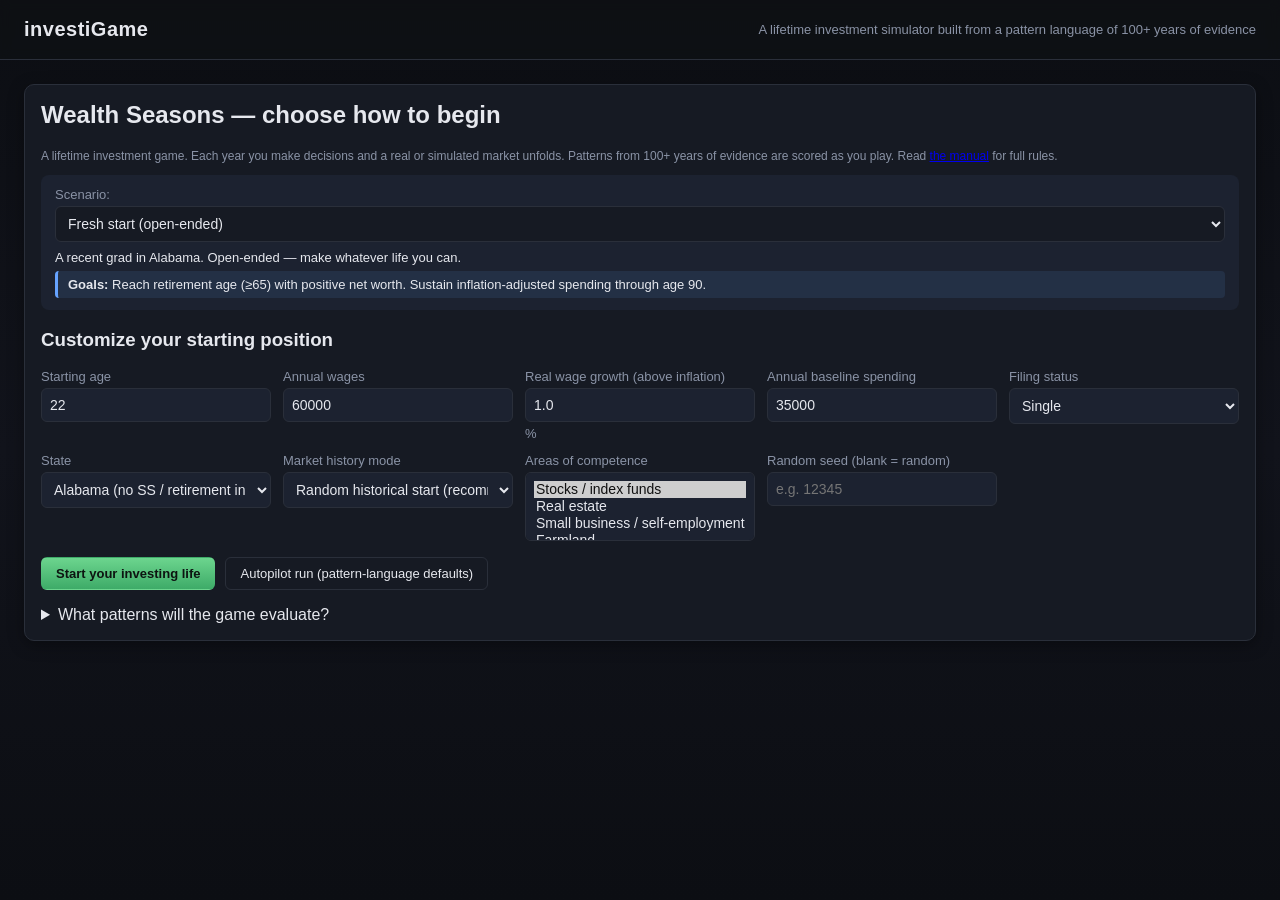
<file: index.html>
<!doctype html>
<html lang="en">
<head>
  <meta charset="utf-8">
  <title>investiGame — A Lifetime Investment Pattern-Language Simulator</title>
  <meta name="viewport" content="width=device-width, initial-scale=1">
  <link rel="stylesheet" href="styles/main.css">
</head>
<body>
  <header class="app-header">
    <h1>investiGame</h1>
    <div class="tagline">A lifetime investment simulator built from a pattern language of 100+ years of evidence</div>
  </header>
  <main>
    <div id="screen"></div>
  </main>

  <!-- Order matters: data + tax engine load before engine that depends on them, etc. -->
  <script src="data/historical.js"></script>
  <script src="js/tax.js"></script>
  <script src="js/patterns.js"></script>
  <script src="js/events.js"></script>
  <script src="js/engine.js"></script>
  <script src="js/hints.js"></script>
  <script src="js/achievements.js"></script>
  <script src="js/ui.js"></script>
  <script src="js/main.js"></script>
</body>
</html>
</file>
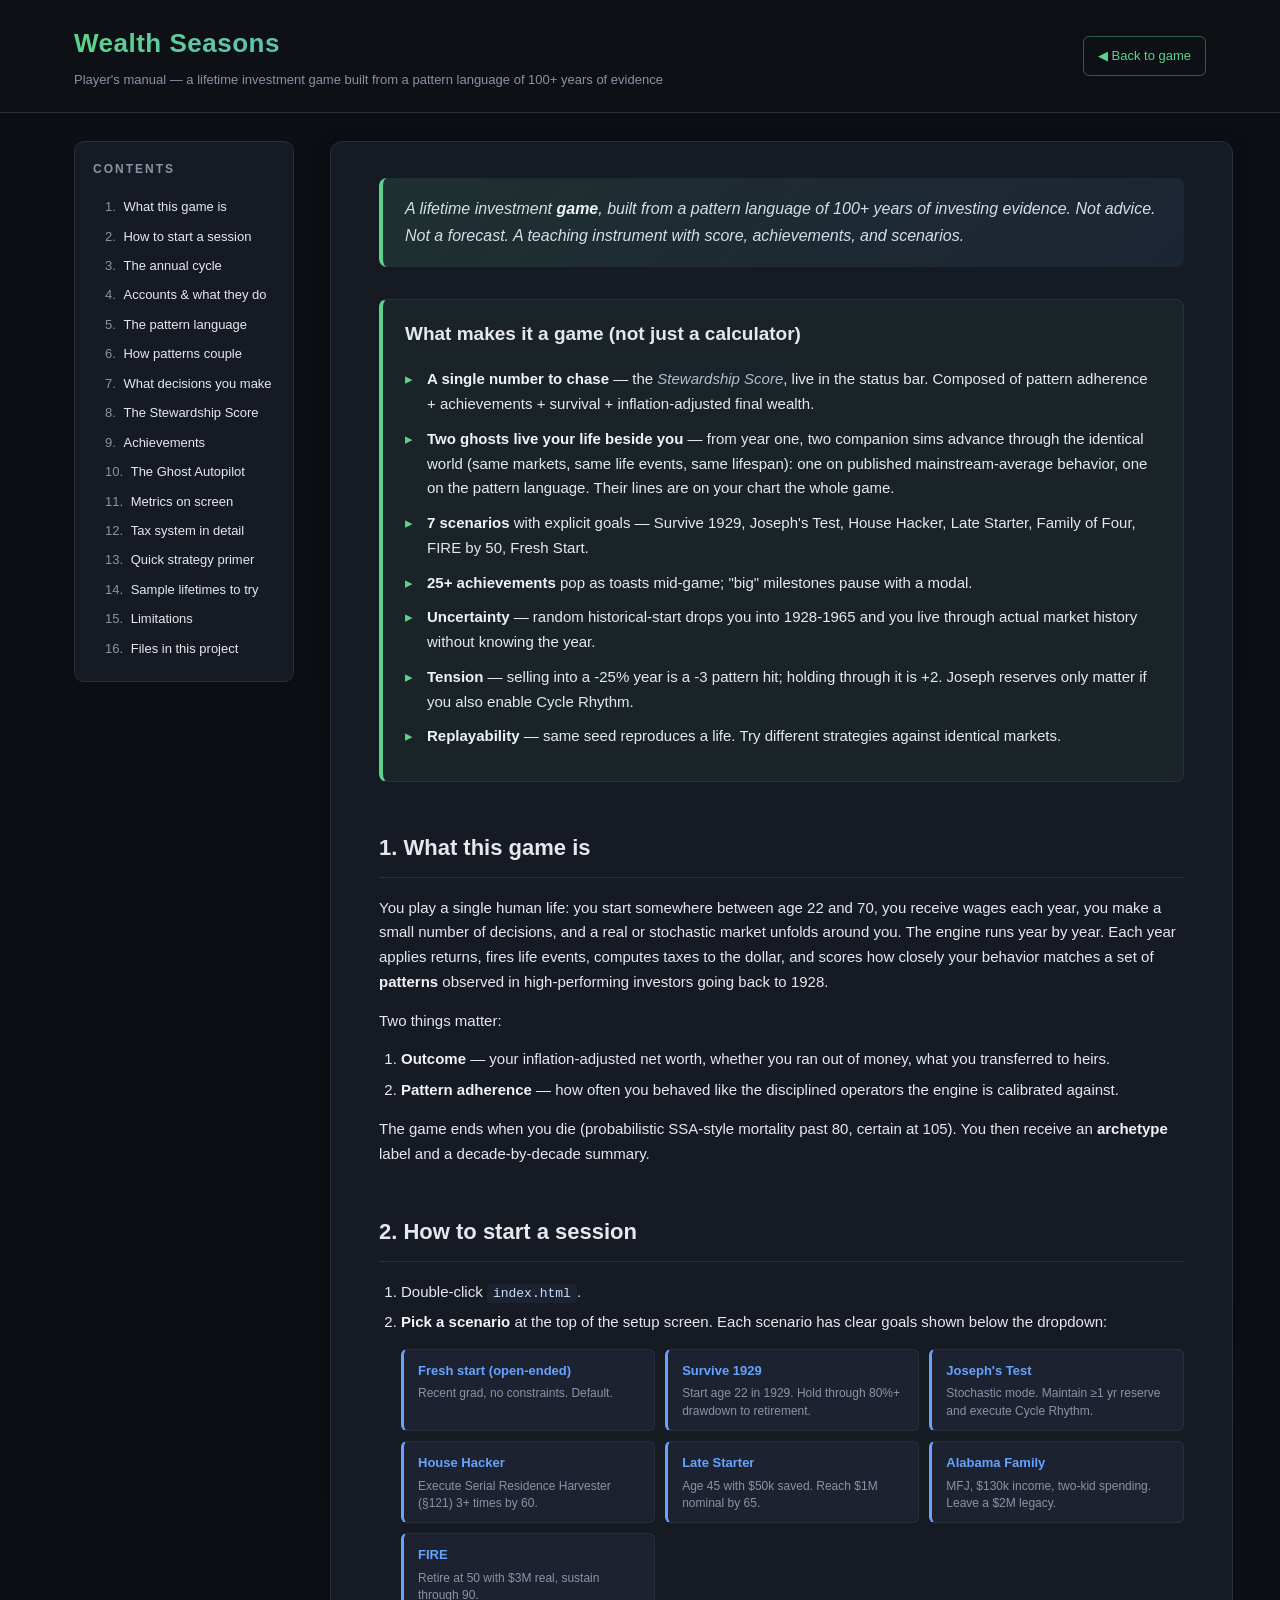
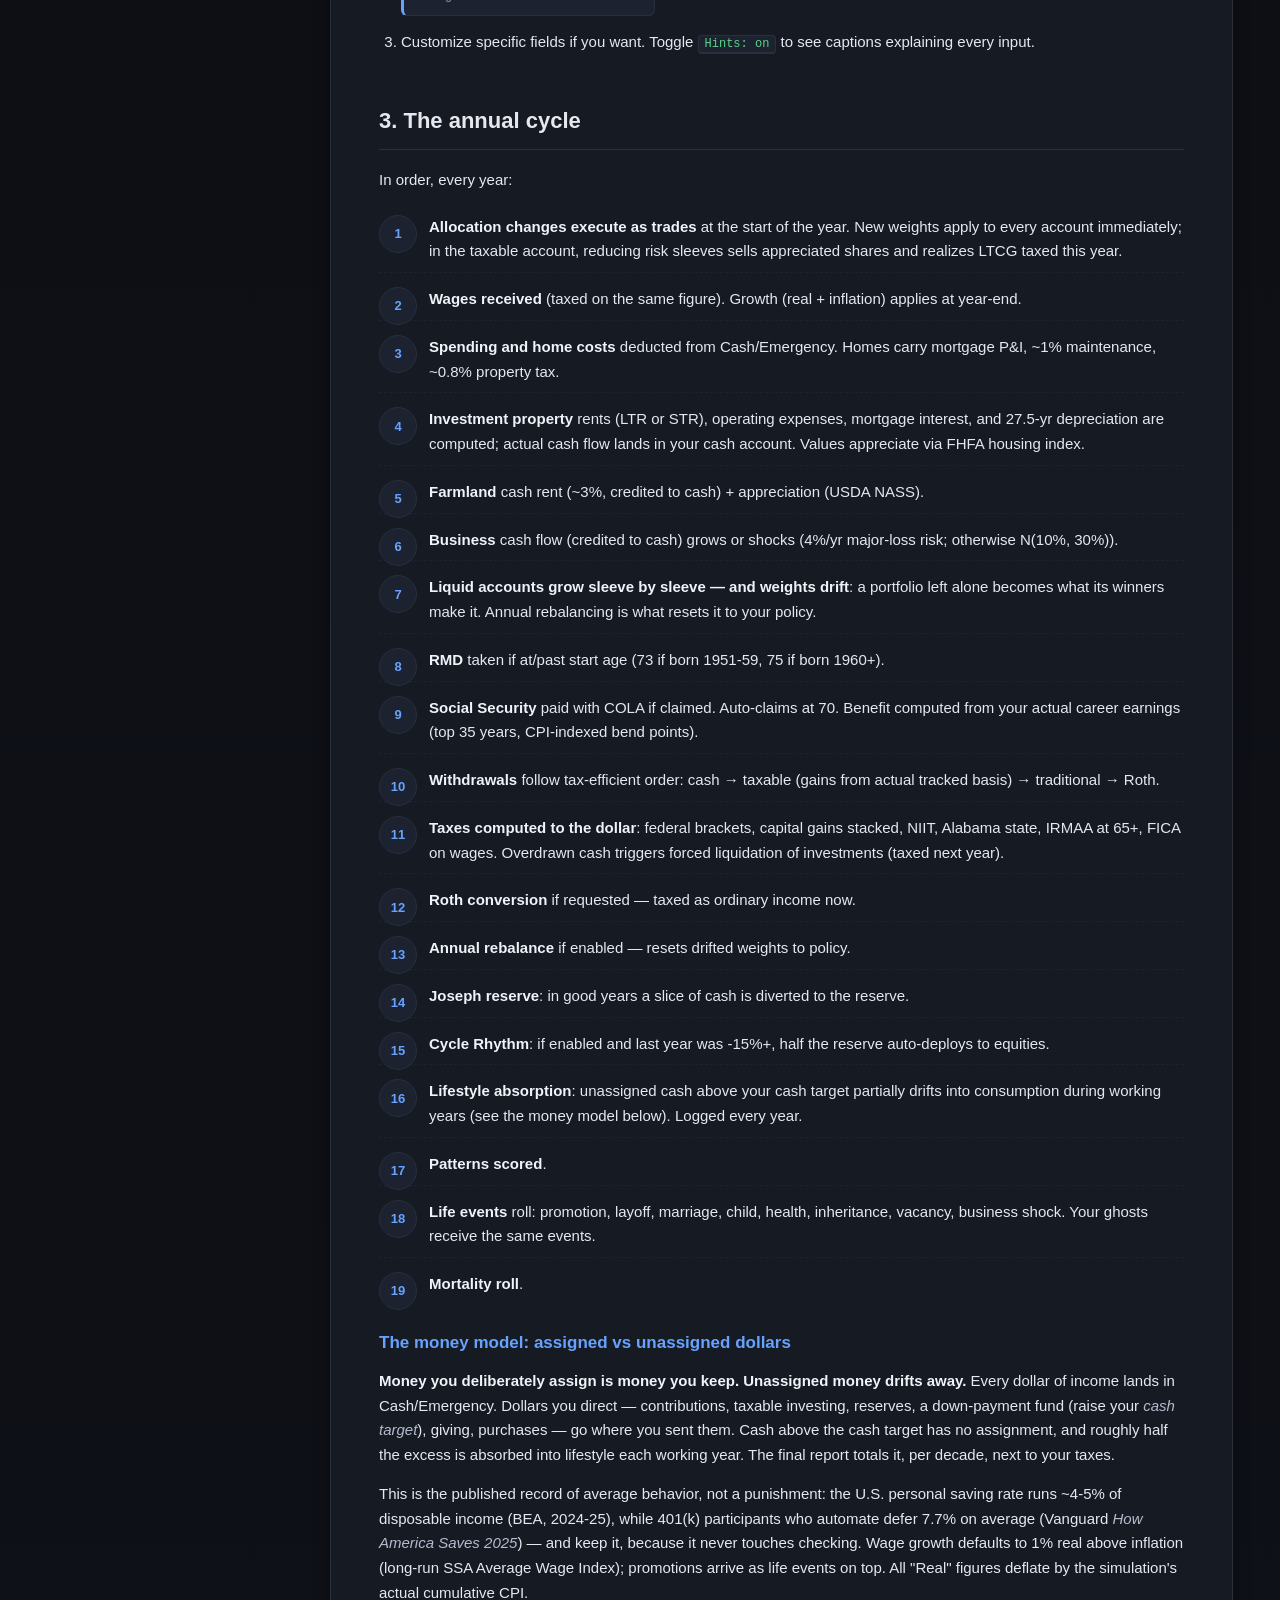
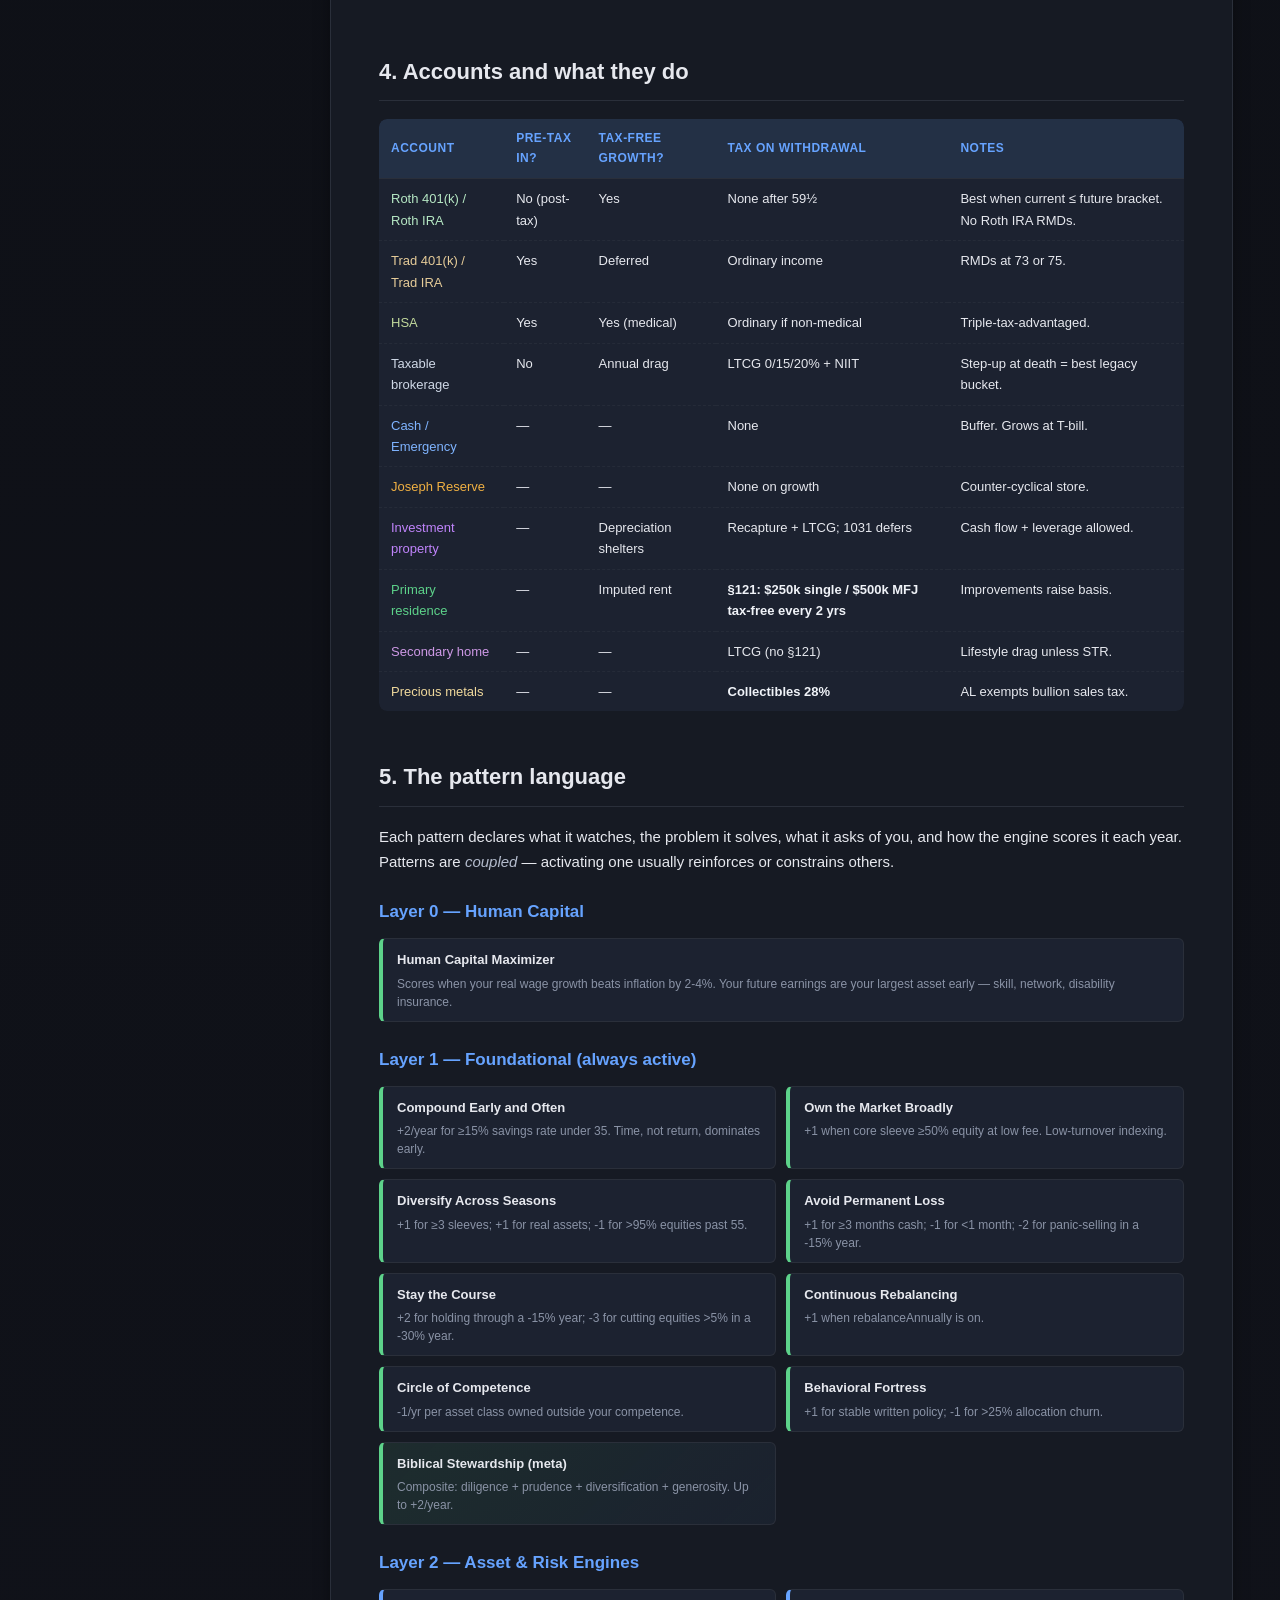
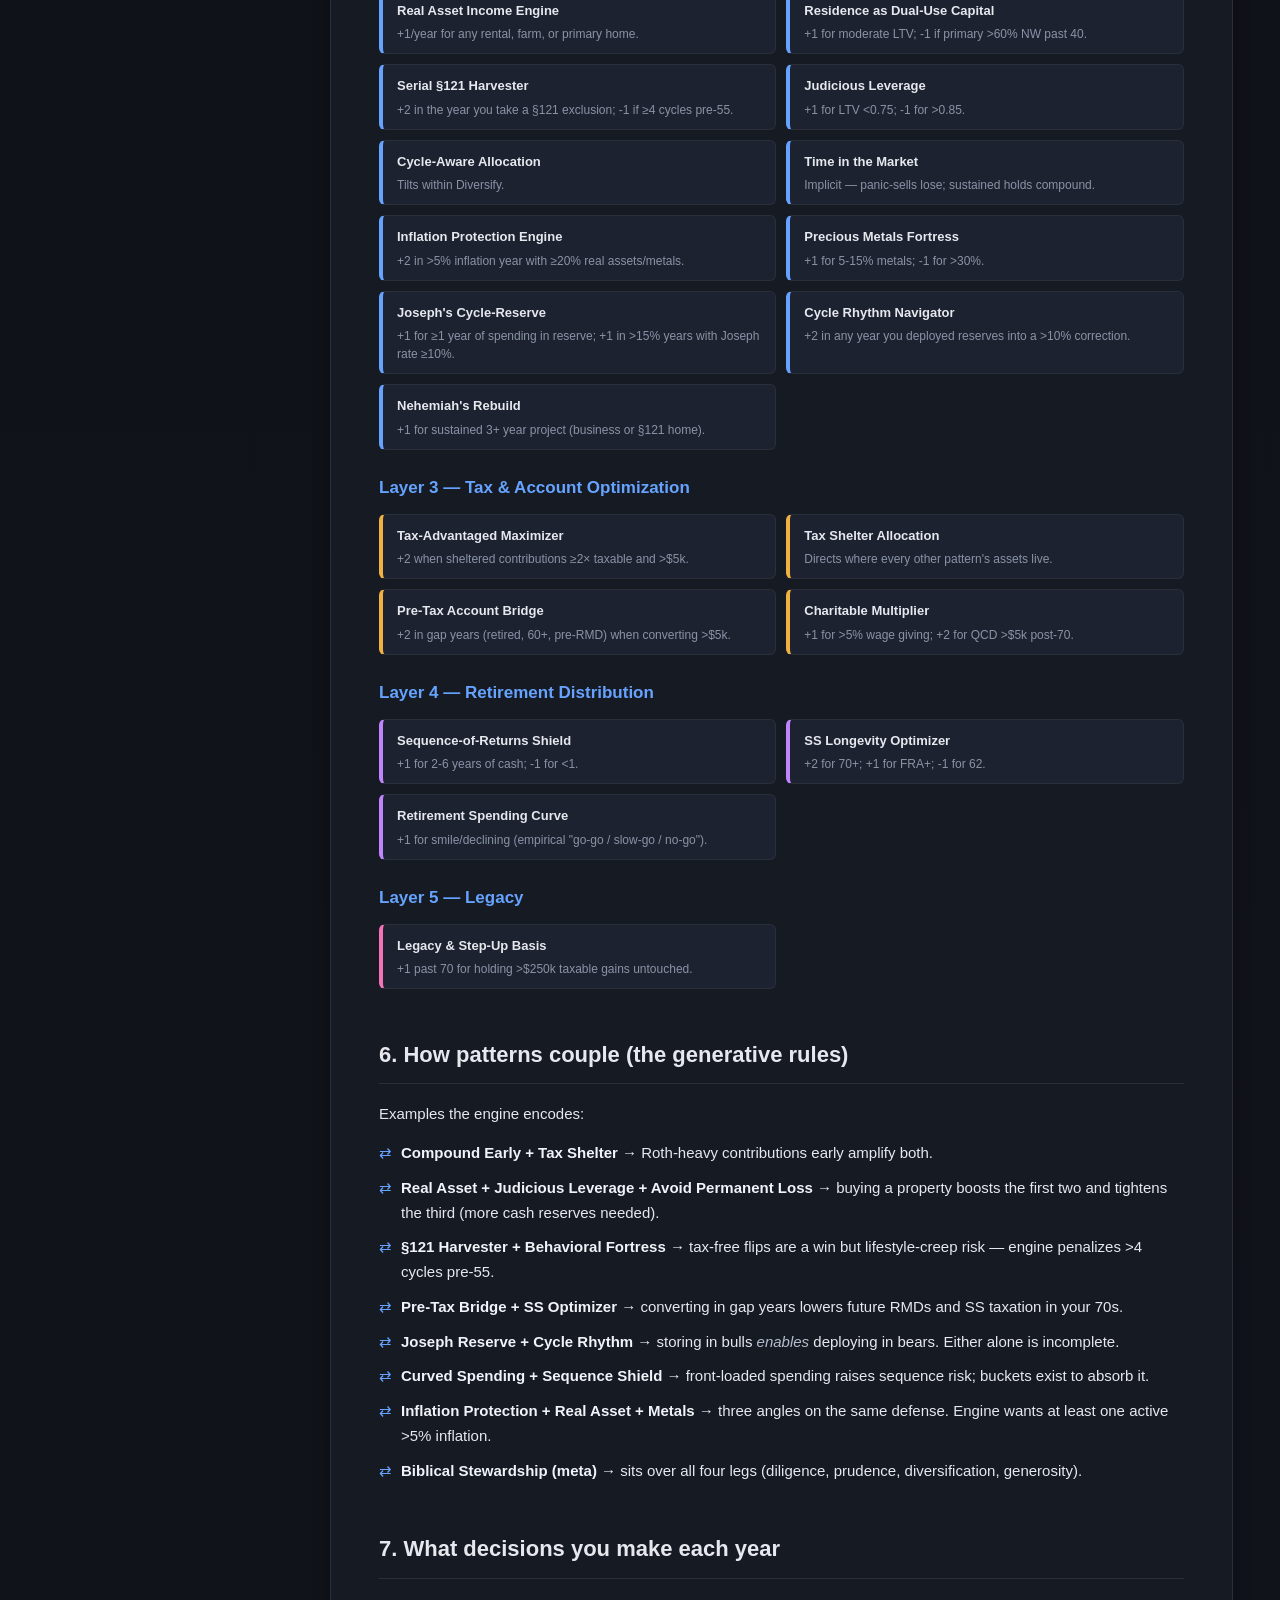
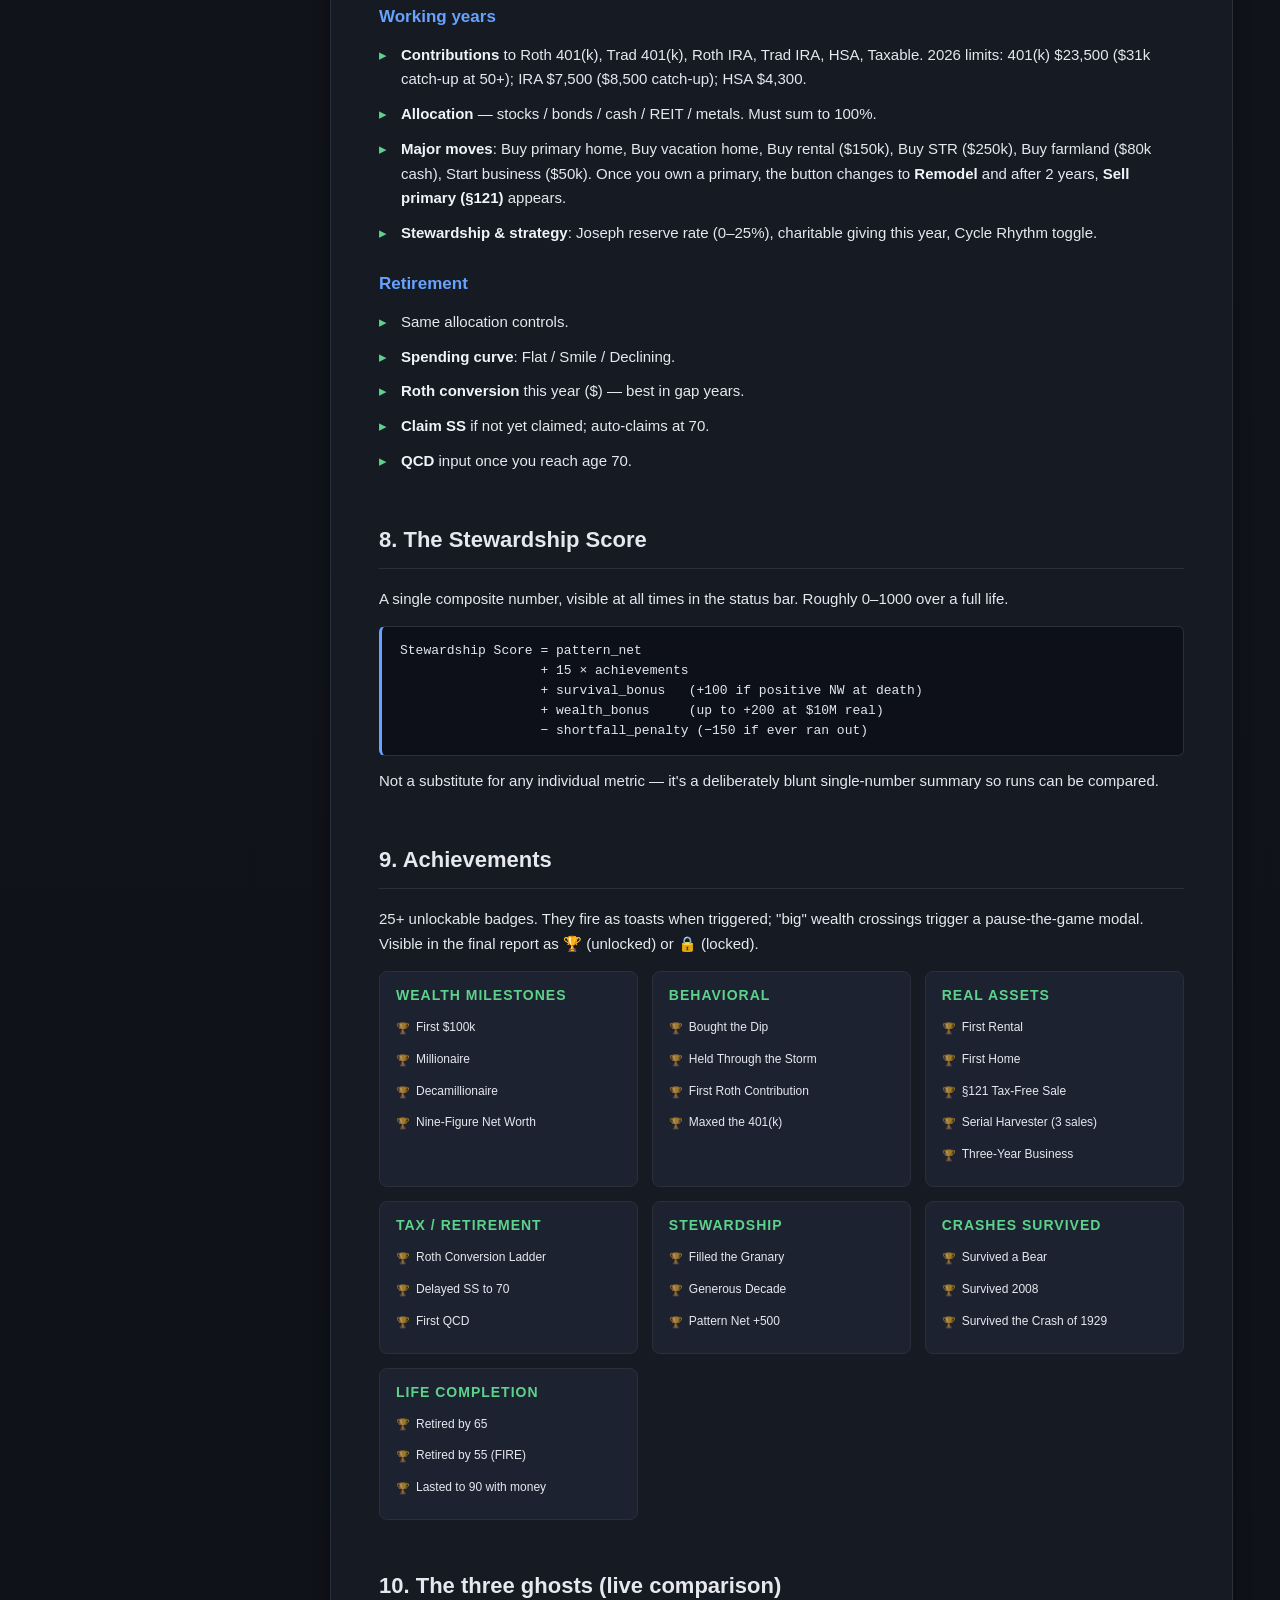
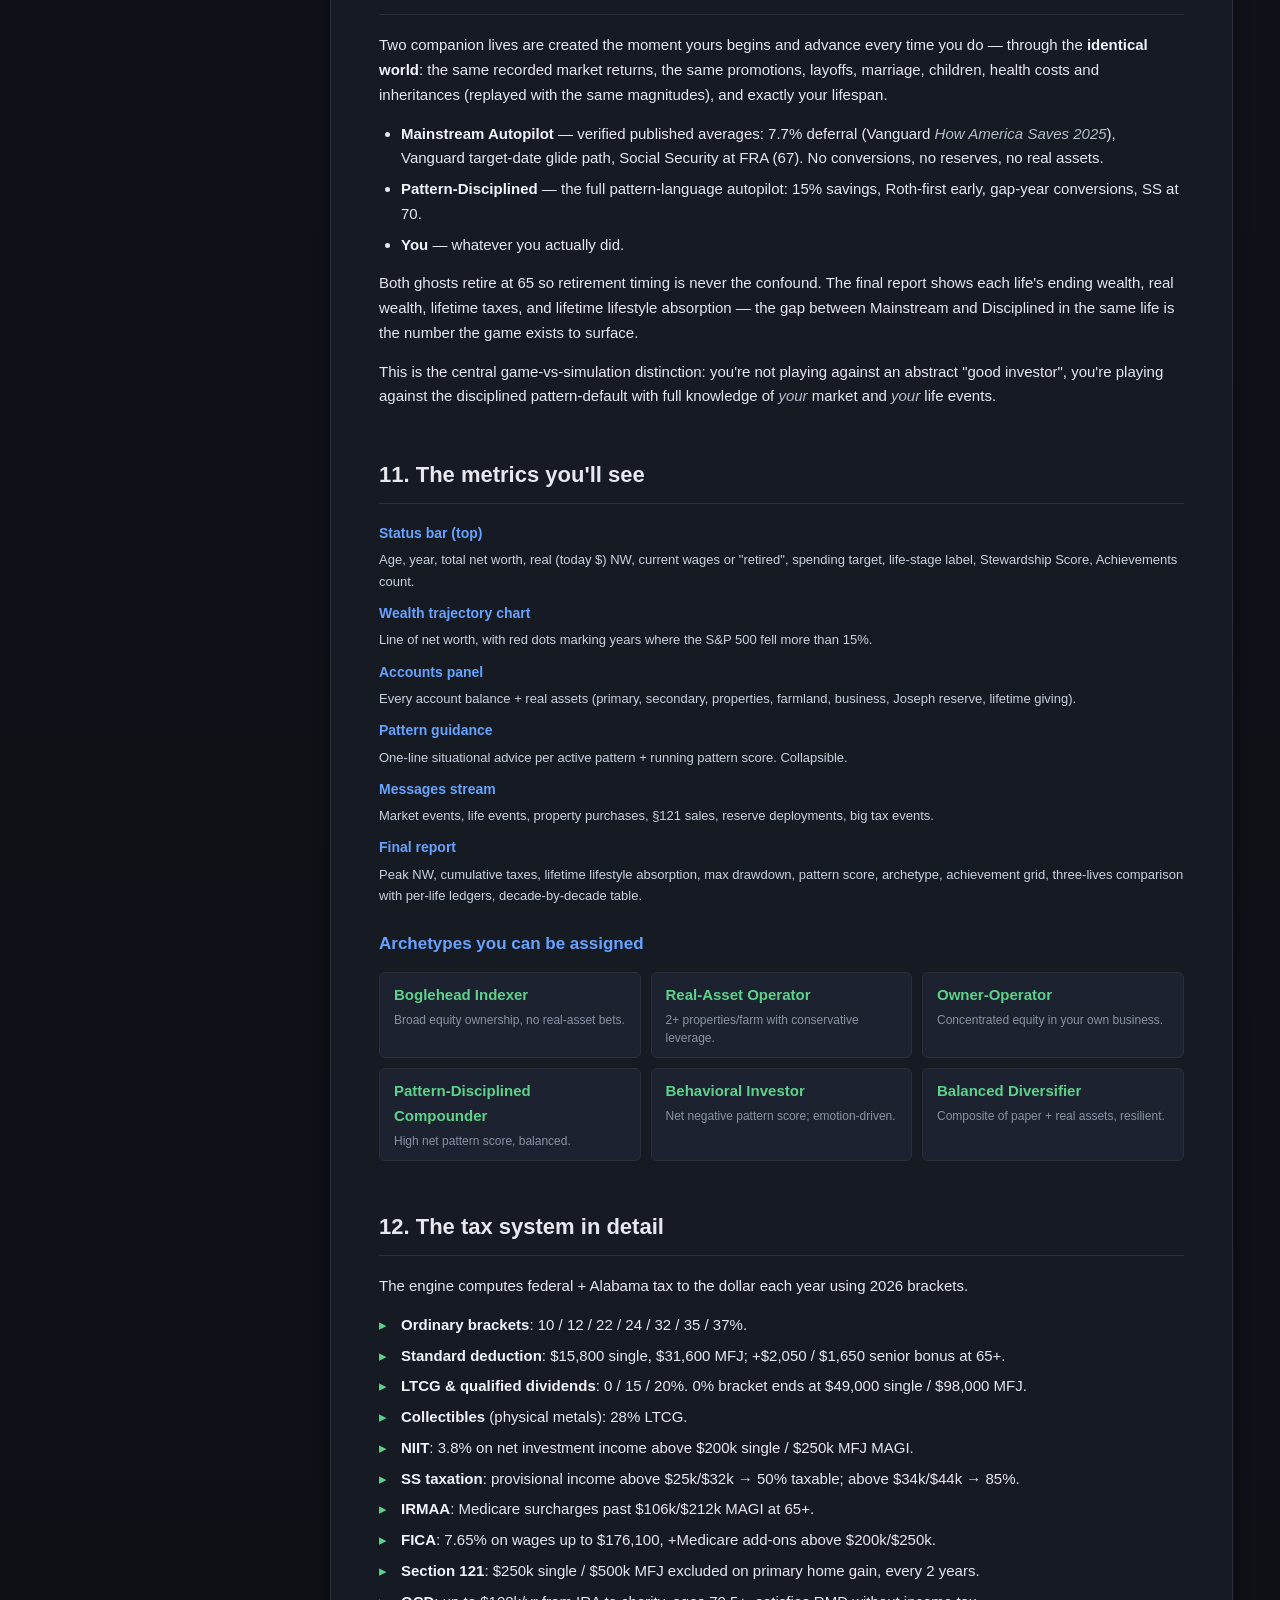
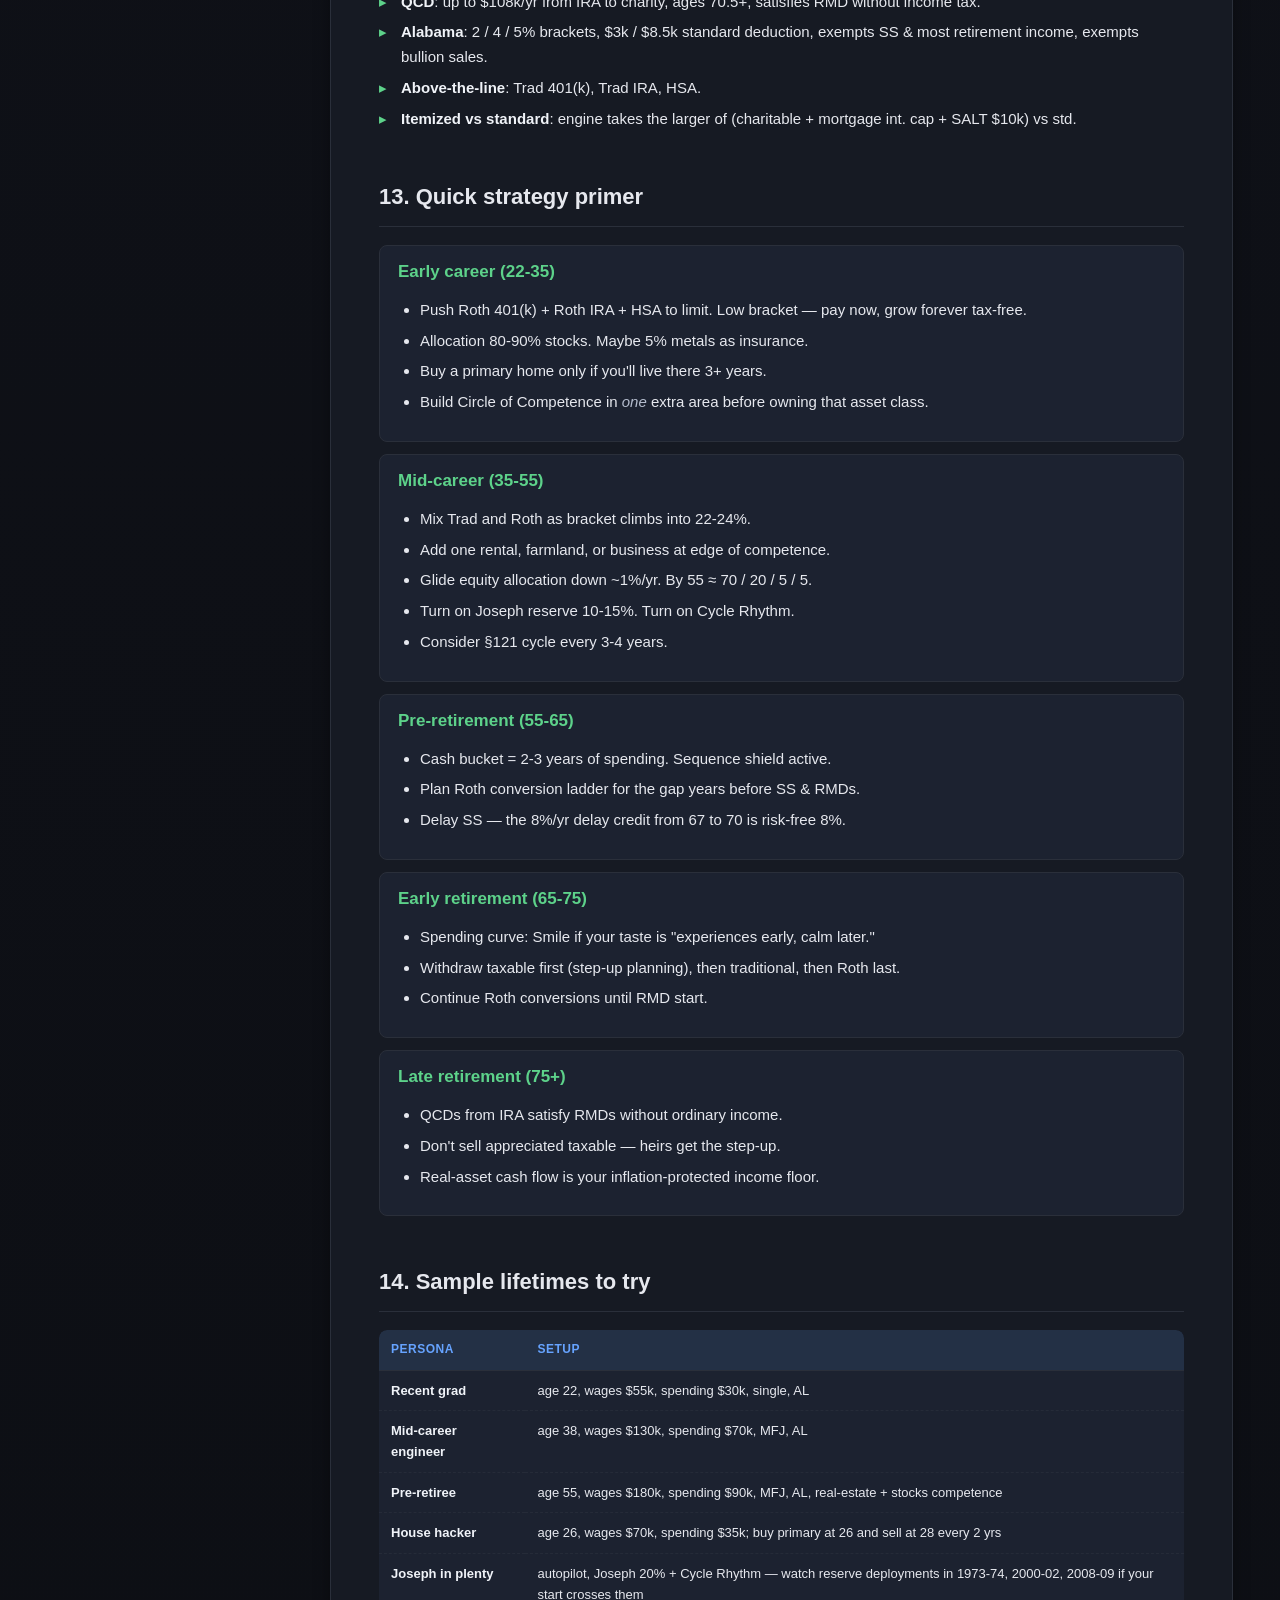
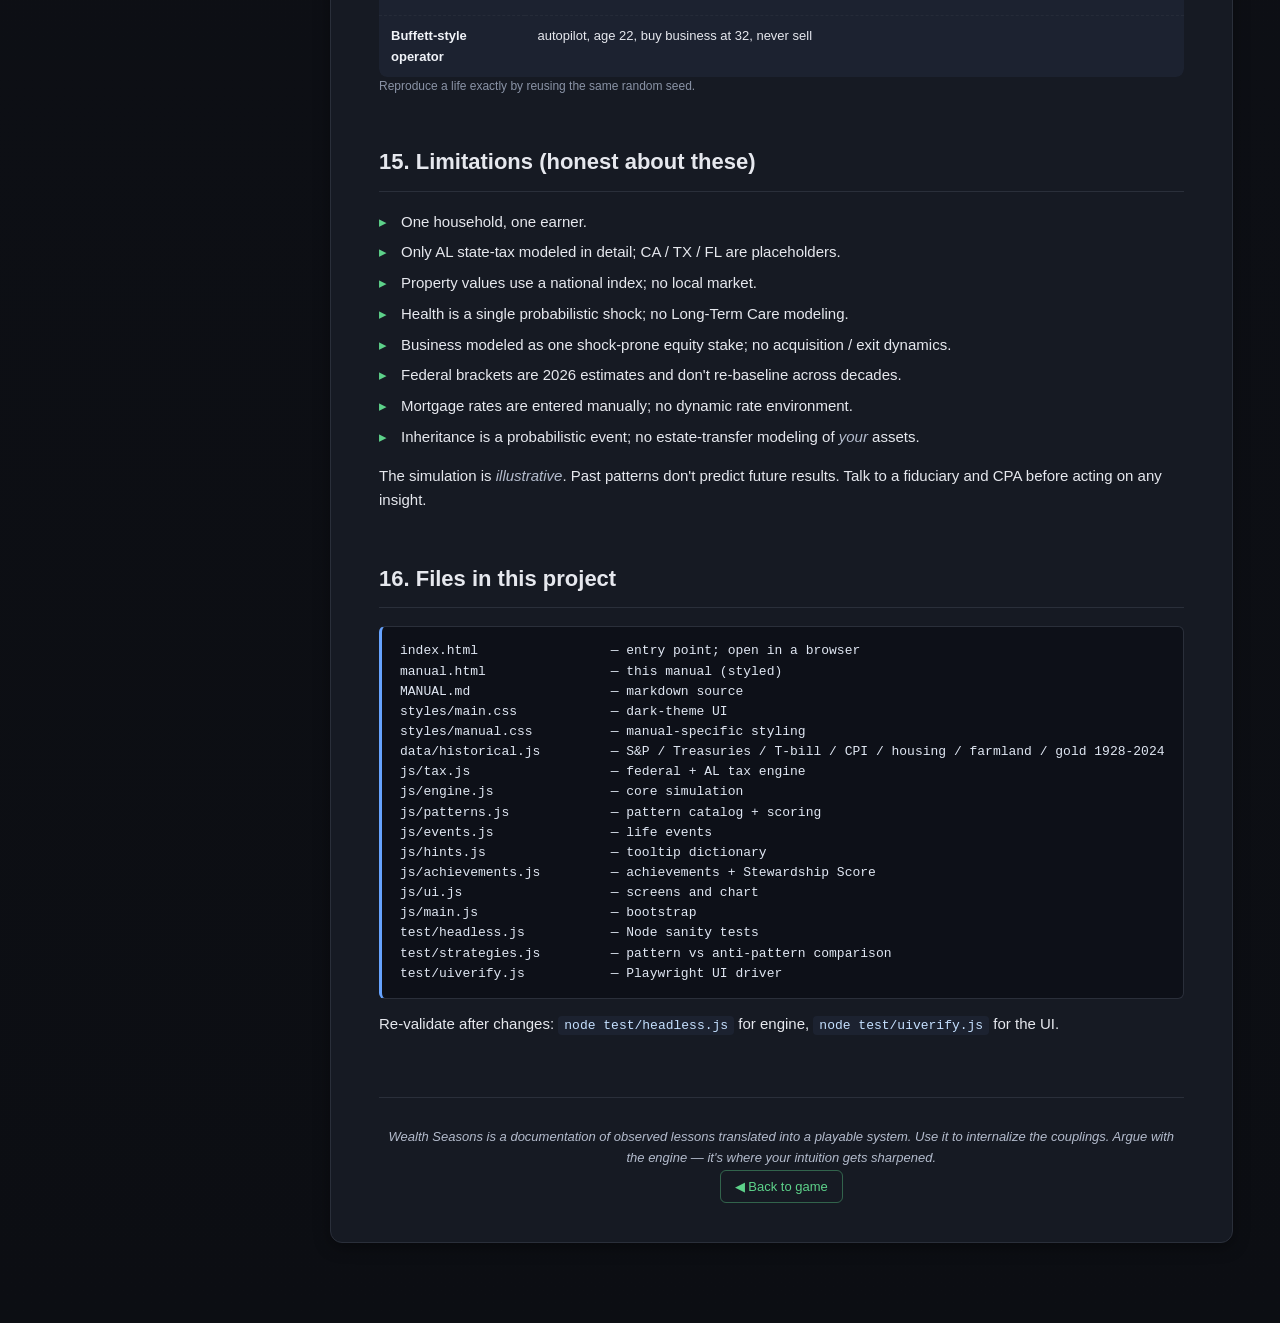
<file: manual.html>
<!doctype html>
<html lang="en">
<head>
  <meta charset="utf-8">
  <title>Wealth Seasons — Player's Manual</title>
  <meta name="viewport" content="width=device-width, initial-scale=1">
  <link rel="stylesheet" href="styles/main.css">
  <link rel="stylesheet" href="styles/manual.css">
</head>
<body class="manual-body">
  <header class="manual-header">
    <div class="manual-header-inner">
      <div>
        <h1>Wealth Seasons</h1>
        <div class="tagline">Player's manual — a lifetime investment game built from a pattern language of 100+ years of evidence</div>
      </div>
      <a class="back-to-game" href="index.html">◀ Back to game</a>
    </div>
  </header>

  <div class="manual-layout">
    <!-- Table of contents -->
    <aside class="toc">
      <h3>Contents</h3>
      <ol>
        <li><a href="#what">What this game is</a></li>
        <li><a href="#start">How to start a session</a></li>
        <li><a href="#cycle">The annual cycle</a></li>
        <li><a href="#accounts">Accounts &amp; what they do</a></li>
        <li><a href="#patterns">The pattern language</a></li>
        <li><a href="#couplings">How patterns couple</a></li>
        <li><a href="#decisions">What decisions you make</a></li>
        <li><a href="#score">The Stewardship Score</a></li>
        <li><a href="#achievements">Achievements</a></li>
        <li><a href="#ghost">The Ghost Autopilot</a></li>
        <li><a href="#metrics">Metrics on screen</a></li>
        <li><a href="#tax">Tax system in detail</a></li>
        <li><a href="#primer">Quick strategy primer</a></li>
        <li><a href="#personas">Sample lifetimes to try</a></li>
        <li><a href="#limits">Limitations</a></li>
        <li><a href="#files">Files in this project</a></li>
      </ol>
    </aside>

    <main class="manual-content">
      <blockquote class="big-quote">
        A lifetime investment <strong>game</strong>, built from a pattern language of 100+ years of investing evidence.
        Not advice. Not a forecast. A teaching instrument with score, achievements, and scenarios.
      </blockquote>

      <section class="callout cta">
        <h2>What makes it a game (not just a calculator)</h2>
        <ul class="bullets">
          <li><strong>A single number to chase</strong> — the <em>Stewardship Score</em>, live in the status bar. Composed of pattern adherence + achievements + survival + inflation-adjusted final wealth.</li>
          <li><strong>Two ghosts live your life beside you</strong> — from year one, two companion sims advance through the identical world (same markets, same life events, same lifespan): one on published mainstream-average behavior, one on the pattern language. Their lines are on your chart the whole game.</li>
          <li><strong>7 scenarios</strong> with explicit goals — Survive 1929, Joseph's Test, House Hacker, Late Starter, Family of Four, FIRE by 50, Fresh Start.</li>
          <li><strong>25+ achievements</strong> pop as toasts mid-game; "big" milestones pause with a modal.</li>
          <li><strong>Uncertainty</strong> — random historical-start drops you into 1928-1965 and you live through actual market history without knowing the year.</li>
          <li><strong>Tension</strong> — selling into a -25% year is a -3 pattern hit; holding through it is +2. Joseph reserves only matter if you also enable Cycle Rhythm.</li>
          <li><strong>Replayability</strong> — same seed reproduces a life. Try different strategies against identical markets.</li>
        </ul>
      </section>

      <section id="what">
        <h2>1. What this game is</h2>
        <p>You play a single human life: you start somewhere between age 22 and 70, you receive wages each year, you make a small number of decisions, and a real or stochastic market unfolds around you. The engine runs year by year. Each year applies returns, fires life events, computes taxes to the dollar, and scores how closely your behavior matches a set of <strong>patterns</strong> observed in high-performing investors going back to 1928.</p>
        <p>Two things matter:</p>
        <ol>
          <li><strong>Outcome</strong> — your inflation-adjusted net worth, whether you ran out of money, what you transferred to heirs.</li>
          <li><strong>Pattern adherence</strong> — how often you behaved like the disciplined operators the engine is calibrated against.</li>
        </ol>
        <p>The game ends when you die (probabilistic SSA-style mortality past 80, certain at 105). You then receive an <strong>archetype</strong> label and a decade-by-decade summary.</p>
      </section>

      <section id="start">
        <h2>2. How to start a session</h2>
        <ol>
          <li>Double-click <code>index.html</code>.</li>
          <li><strong>Pick a scenario</strong> at the top of the setup screen. Each scenario has clear goals shown below the dropdown:
            <div class="scenario-cards">
              <div class="scenario-card"><strong>Fresh start (open-ended)</strong><p>Recent grad, no constraints. Default.</p></div>
              <div class="scenario-card"><strong>Survive 1929</strong><p>Start age 22 in 1929. Hold through 80%+ drawdown to retirement.</p></div>
              <div class="scenario-card"><strong>Joseph's Test</strong><p>Stochastic mode. Maintain ≥1 yr reserve and execute Cycle Rhythm.</p></div>
              <div class="scenario-card"><strong>House Hacker</strong><p>Execute Serial Residence Harvester (§121) 3+ times by 60.</p></div>
              <div class="scenario-card"><strong>Late Starter</strong><p>Age 45 with $50k saved. Reach $1M nominal by 65.</p></div>
              <div class="scenario-card"><strong>Alabama Family</strong><p>MFJ, $130k income, two-kid spending. Leave a $2M legacy.</p></div>
              <div class="scenario-card"><strong>FIRE</strong><p>Retire at 50 with $3M real, sustain through 90.</p></div>
            </div>
          </li>
          <li>Customize specific fields if you want. Toggle <kbd>Hints: on</kbd> to see captions explaining every input.</li>
        </ol>
      </section>

      <section id="cycle">
        <h2>3. The annual cycle</h2>
        <p>In order, every year:</p>
        <ol class="phased">
          <li><strong>Allocation changes execute as trades</strong> at the start of the year. New weights apply to every account immediately; in the taxable account, reducing risk sleeves sells appreciated shares and realizes LTCG taxed this year.</li>
          <li><strong>Wages received</strong> (taxed on the same figure). Growth (real + inflation) applies at year-end.</li>
          <li><strong>Spending and home costs</strong> deducted from Cash/Emergency. Homes carry mortgage P&amp;I, ~1% maintenance, ~0.8% property tax.</li>
          <li><strong>Investment property</strong> rents (LTR or STR), operating expenses, mortgage interest, and 27.5-yr depreciation are computed; actual cash flow lands in your cash account. Values appreciate via FHFA housing index.</li>
          <li><strong>Farmland</strong> cash rent (~3%, credited to cash) + appreciation (USDA NASS).</li>
          <li><strong>Business</strong> cash flow (credited to cash) grows or shocks (4%/yr major-loss risk; otherwise N(10%, 30%)).</li>
          <li><strong>Liquid accounts grow sleeve by sleeve — and weights drift</strong>: a portfolio left alone becomes what its winners make it. Annual rebalancing is what resets it to your policy.</li>
          <li><strong>RMD</strong> taken if at/past start age (73 if born 1951-59, 75 if born 1960+).</li>
          <li><strong>Social Security</strong> paid with COLA if claimed. Auto-claims at 70. Benefit computed from your actual career earnings (top 35 years, CPI-indexed bend points).</li>
          <li><strong>Withdrawals</strong> follow tax-efficient order: cash → taxable (gains from actual tracked basis) → traditional → Roth.</li>
          <li><strong>Taxes computed to the dollar</strong>: federal brackets, capital gains stacked, NIIT, Alabama state, IRMAA at 65+, FICA on wages. Overdrawn cash triggers forced liquidation of investments (taxed next year).</li>
          <li><strong>Roth conversion</strong> if requested — taxed as ordinary income now.</li>
          <li><strong>Annual rebalance</strong> if enabled — resets drifted weights to policy.</li>
          <li><strong>Joseph reserve</strong>: in good years a slice of cash is diverted to the reserve.</li>
          <li><strong>Cycle Rhythm</strong>: if enabled and last year was -15%+, half the reserve auto-deploys to equities.</li>
          <li><strong>Lifestyle absorption</strong>: unassigned cash above your cash target partially drifts into consumption during working years (see the money model below). Logged every year.</li>
          <li><strong>Patterns scored</strong>.</li>
          <li><strong>Life events</strong> roll: promotion, layoff, marriage, child, health, inheritance, vacancy, business shock. Your ghosts receive the same events.</li>
          <li><strong>Mortality roll</strong>.</li>
        </ol>
        <h3>The money model: assigned vs unassigned dollars</h3>
        <p><strong>Money you deliberately assign is money you keep. Unassigned money drifts away.</strong> Every dollar of income lands in Cash/Emergency. Dollars you direct — contributions, taxable investing, reserves, a down-payment fund (raise your <em>cash target</em>), giving, purchases — go where you sent them. Cash above the cash target has no assignment, and roughly half the excess is absorbed into lifestyle each working year. The final report totals it, per decade, next to your taxes.</p>
        <p>This is the published record of average behavior, not a punishment: the U.S. personal saving rate runs ~4-5% of disposable income (BEA, 2024-25), while 401(k) participants who automate defer 7.7% on average (Vanguard <em>How America Saves 2025</em>) — and keep it, because it never touches checking. Wage growth defaults to 1% real above inflation (long-run SSA Average Wage Index); promotions arrive as life events on top. All "Real" figures deflate by the simulation's actual cumulative CPI.</p>
      </section>

      <section id="accounts">
        <h2>4. Accounts and what they do</h2>
        <div class="table-wrap">
          <table class="accounts">
            <thead>
              <tr><th>Account</th><th>Pre-tax in?</th><th>Tax-free growth?</th><th>Tax on withdrawal</th><th>Notes</th></tr>
            </thead>
            <tbody>
              <tr class="r-roth"><td>Roth 401(k) / Roth IRA</td><td>No (post-tax)</td><td>Yes</td><td>None after 59½</td><td>Best when current ≤ future bracket. No Roth IRA RMDs.</td></tr>
              <tr class="r-trad"><td>Trad 401(k) / Trad IRA</td><td>Yes</td><td>Deferred</td><td>Ordinary income</td><td>RMDs at 73 or 75.</td></tr>
              <tr class="r-hsa"><td>HSA</td><td>Yes</td><td>Yes (medical)</td><td>Ordinary if non-medical</td><td>Triple-tax-advantaged.</td></tr>
              <tr class="r-taxable"><td>Taxable brokerage</td><td>No</td><td>Annual drag</td><td>LTCG 0/15/20% + NIIT</td><td>Step-up at death = best legacy bucket.</td></tr>
              <tr class="r-cash"><td>Cash / Emergency</td><td>—</td><td>—</td><td>None</td><td>Buffer. Grows at T-bill.</td></tr>
              <tr class="r-reserve"><td>Joseph Reserve</td><td>—</td><td>—</td><td>None on growth</td><td>Counter-cyclical store.</td></tr>
              <tr class="r-rental"><td>Investment property</td><td>—</td><td>Depreciation shelters</td><td>Recapture + LTCG; 1031 defers</td><td>Cash flow + leverage allowed.</td></tr>
              <tr class="r-home"><td>Primary residence</td><td>—</td><td>Imputed rent</td><td><strong>§121: $250k single / $500k MFJ tax-free every 2 yrs</strong></td><td>Improvements raise basis.</td></tr>
              <tr class="r-secondary"><td>Secondary home</td><td>—</td><td>—</td><td>LTCG (no §121)</td><td>Lifestyle drag unless STR.</td></tr>
              <tr class="r-metals"><td>Precious metals</td><td>—</td><td>—</td><td><strong>Collectibles 28%</strong></td><td>AL exempts bullion sales tax.</td></tr>
            </tbody>
          </table>
        </div>
      </section>

      <section id="patterns">
        <h2>5. The pattern language</h2>
        <p>Each pattern declares what it watches, the problem it solves, what it asks of you, and how the engine scores it each year. Patterns are <em>coupled</em> — activating one usually reinforces or constrains others.</p>

        <h3>Layer 0 — Human Capital</h3>
        <div class="pattern-card layer-foundational">
          <strong>Human Capital Maximizer</strong>
          <p>Scores when your real wage growth beats inflation by 2-4%. Your future earnings are your largest asset early — skill, network, disability insurance.</p>
        </div>

        <h3>Layer 1 — Foundational (always active)</h3>
        <div class="pattern-grid">
          <div class="pattern-card layer-foundational"><strong>Compound Early and Often</strong><p>+2/year for ≥15% savings rate under 35. Time, not return, dominates early.</p></div>
          <div class="pattern-card layer-foundational"><strong>Own the Market Broadly</strong><p>+1 when core sleeve ≥50% equity at low fee. Low-turnover indexing.</p></div>
          <div class="pattern-card layer-foundational"><strong>Diversify Across Seasons</strong><p>+1 for ≥3 sleeves; +1 for real assets; -1 for &gt;95% equities past 55.</p></div>
          <div class="pattern-card layer-foundational"><strong>Avoid Permanent Loss</strong><p>+1 for ≥3 months cash; -1 for &lt;1 month; -2 for panic-selling in a -15% year.</p></div>
          <div class="pattern-card layer-foundational"><strong>Stay the Course</strong><p>+2 for holding through a -15% year; -3 for cutting equities &gt;5% in a -30% year.</p></div>
          <div class="pattern-card layer-foundational"><strong>Continuous Rebalancing</strong><p>+1 when rebalanceAnnually is on.</p></div>
          <div class="pattern-card layer-foundational"><strong>Circle of Competence</strong><p>-1/yr per asset class owned outside your competence.</p></div>
          <div class="pattern-card layer-foundational"><strong>Behavioral Fortress</strong><p>+1 for stable written policy; -1 for &gt;25% allocation churn.</p></div>
          <div class="pattern-card layer-foundational meta"><strong>Biblical Stewardship (meta)</strong><p>Composite: diligence + prudence + diversification + generosity. Up to +2/year.</p></div>
        </div>

        <h3>Layer 2 — Asset &amp; Risk Engines</h3>
        <div class="pattern-grid">
          <div class="pattern-card layer-asset"><strong>Real Asset Income Engine</strong><p>+1/year for any rental, farm, or primary home.</p></div>
          <div class="pattern-card layer-asset"><strong>Residence as Dual-Use Capital</strong><p>+1 for moderate LTV; -1 if primary &gt;60% NW past 40.</p></div>
          <div class="pattern-card layer-asset"><strong>Serial §121 Harvester</strong><p>+2 in the year you take a §121 exclusion; -1 if ≥4 cycles pre-55.</p></div>
          <div class="pattern-card layer-asset"><strong>Judicious Leverage</strong><p>+1 for LTV &lt;0.75; -1 for &gt;0.85.</p></div>
          <div class="pattern-card layer-asset"><strong>Cycle-Aware Allocation</strong><p>Tilts within Diversify.</p></div>
          <div class="pattern-card layer-asset"><strong>Time in the Market</strong><p>Implicit — panic-sells lose; sustained holds compound.</p></div>
          <div class="pattern-card layer-asset"><strong>Inflation Protection Engine</strong><p>+2 in &gt;5% inflation year with ≥20% real assets/metals.</p></div>
          <div class="pattern-card layer-asset"><strong>Precious Metals Fortress</strong><p>+1 for 5-15% metals; -1 for &gt;30%.</p></div>
          <div class="pattern-card layer-asset"><strong>Joseph's Cycle-Reserve</strong><p>+1 for ≥1 year of spending in reserve; +1 in &gt;15% years with Joseph rate ≥10%.</p></div>
          <div class="pattern-card layer-asset"><strong>Cycle Rhythm Navigator</strong><p>+2 in any year you deployed reserves into a &gt;10% correction.</p></div>
          <div class="pattern-card layer-asset"><strong>Nehemiah's Rebuild</strong><p>+1 for sustained 3+ year project (business or §121 home).</p></div>
        </div>

        <h3>Layer 3 — Tax &amp; Account Optimization</h3>
        <div class="pattern-grid">
          <div class="pattern-card layer-tax"><strong>Tax-Advantaged Maximizer</strong><p>+2 when sheltered contributions ≥2× taxable and &gt;$5k.</p></div>
          <div class="pattern-card layer-tax"><strong>Tax Shelter Allocation</strong><p>Directs where every other pattern's assets live.</p></div>
          <div class="pattern-card layer-tax"><strong>Pre-Tax Account Bridge</strong><p>+2 in gap years (retired, 60+, pre-RMD) when converting &gt;$5k.</p></div>
          <div class="pattern-card layer-tax"><strong>Charitable Multiplier</strong><p>+1 for &gt;5% wage giving; +2 for QCD &gt;$5k post-70.</p></div>
        </div>

        <h3>Layer 4 — Retirement Distribution</h3>
        <div class="pattern-grid">
          <div class="pattern-card layer-retirement"><strong>Sequence-of-Returns Shield</strong><p>+1 for 2-6 years of cash; -1 for &lt;1.</p></div>
          <div class="pattern-card layer-retirement"><strong>SS Longevity Optimizer</strong><p>+2 for 70+; +1 for FRA+; -1 for 62.</p></div>
          <div class="pattern-card layer-retirement"><strong>Retirement Spending Curve</strong><p>+1 for smile/declining (empirical "go-go / slow-go / no-go").</p></div>
        </div>

        <h3>Layer 5 — Legacy</h3>
        <div class="pattern-grid">
          <div class="pattern-card layer-legacy"><strong>Legacy &amp; Step-Up Basis</strong><p>+1 past 70 for holding &gt;$250k taxable gains untouched.</p></div>
        </div>
      </section>

      <section id="couplings">
        <h2>6. How patterns couple (the generative rules)</h2>
        <p>Examples the engine encodes:</p>
        <ul class="bullets coupling-list">
          <li><strong>Compound Early + Tax Shelter</strong> → Roth-heavy contributions early amplify both.</li>
          <li><strong>Real Asset + Judicious Leverage + Avoid Permanent Loss</strong> → buying a property boosts the first two and tightens the third (more cash reserves needed).</li>
          <li><strong>§121 Harvester + Behavioral Fortress</strong> → tax-free flips are a win but lifestyle-creep risk — engine penalizes &gt;4 cycles pre-55.</li>
          <li><strong>Pre-Tax Bridge + SS Optimizer</strong> → converting in gap years lowers future RMDs and SS taxation in your 70s.</li>
          <li><strong>Joseph Reserve + Cycle Rhythm</strong> → storing in bulls <em>enables</em> deploying in bears. Either alone is incomplete.</li>
          <li><strong>Curved Spending + Sequence Shield</strong> → front-loaded spending raises sequence risk; buckets exist to absorb it.</li>
          <li><strong>Inflation Protection + Real Asset + Metals</strong> → three angles on the same defense. Engine wants at least one active &gt;5% inflation.</li>
          <li><strong>Biblical Stewardship (meta)</strong> → sits over all four legs (diligence, prudence, diversification, generosity).</li>
        </ul>
      </section>

      <section id="decisions">
        <h2>7. What decisions you make each year</h2>
        <h3>Working years</h3>
        <ul class="bullets">
          <li><strong>Contributions</strong> to Roth 401(k), Trad 401(k), Roth IRA, Trad IRA, HSA, Taxable. 2026 limits: 401(k) $23,500 ($31k catch-up at 50+); IRA $7,500 ($8,500 catch-up); HSA $4,300.</li>
          <li><strong>Allocation</strong> — stocks / bonds / cash / REIT / metals. Must sum to 100%.</li>
          <li><strong>Major moves</strong>: Buy primary home, Buy vacation home, Buy rental ($150k), Buy STR ($250k), Buy farmland ($80k cash), Start business ($50k). Once you own a primary, the button changes to <strong>Remodel</strong> and after 2 years, <strong>Sell primary (§121)</strong> appears.</li>
          <li><strong>Stewardship &amp; strategy</strong>: Joseph reserve rate (0–25%), charitable giving this year, Cycle Rhythm toggle.</li>
        </ul>
        <h3>Retirement</h3>
        <ul class="bullets">
          <li>Same allocation controls.</li>
          <li><strong>Spending curve</strong>: Flat / Smile / Declining.</li>
          <li><strong>Roth conversion</strong> this year ($) — best in gap years.</li>
          <li><strong>Claim SS</strong> if not yet claimed; auto-claims at 70.</li>
          <li><strong>QCD</strong> input once you reach age 70.</li>
        </ul>
      </section>

      <section id="score">
        <h2>8. The Stewardship Score</h2>
        <p>A single composite number, visible at all times in the status bar. Roughly 0–1000 over a full life.</p>
        <pre><code>Stewardship Score = pattern_net
                  + 15 × achievements
                  + survival_bonus   (+100 if positive NW at death)
                  + wealth_bonus     (up to +200 at $10M real)
                  − shortfall_penalty (−150 if ever ran out)</code></pre>
        <p>Not a substitute for any individual metric — it's a deliberately blunt single-number summary so runs can be compared.</p>
      </section>

      <section id="achievements">
        <h2>9. Achievements</h2>
        <p>25+ unlockable badges. They fire as toasts when triggered; "big" wealth crossings trigger a pause-the-game modal. Visible in the final report as 🏆 (unlocked) or 🔒 (locked).</p>
        <div class="ach-categories">
          <div class="ach-cat">
            <h4>Wealth milestones</h4>
            <ul><li>First $100k</li><li>Millionaire</li><li>Decamillionaire</li><li>Nine-Figure Net Worth</li></ul>
          </div>
          <div class="ach-cat">
            <h4>Behavioral</h4>
            <ul><li>Bought the Dip</li><li>Held Through the Storm</li><li>First Roth Contribution</li><li>Maxed the 401(k)</li></ul>
          </div>
          <div class="ach-cat">
            <h4>Real assets</h4>
            <ul><li>First Rental</li><li>First Home</li><li>§121 Tax-Free Sale</li><li>Serial Harvester (3 sales)</li><li>Three-Year Business</li></ul>
          </div>
          <div class="ach-cat">
            <h4>Tax / retirement</h4>
            <ul><li>Roth Conversion Ladder</li><li>Delayed SS to 70</li><li>First QCD</li></ul>
          </div>
          <div class="ach-cat">
            <h4>Stewardship</h4>
            <ul><li>Filled the Granary</li><li>Generous Decade</li><li>Pattern Net +500</li></ul>
          </div>
          <div class="ach-cat">
            <h4>Crashes survived</h4>
            <ul><li>Survived a Bear</li><li>Survived 2008</li><li>Survived the Crash of 1929</li></ul>
          </div>
          <div class="ach-cat">
            <h4>Life completion</h4>
            <ul><li>Retired by 65</li><li>Retired by 55 (FIRE)</li><li>Lasted to 90 with money</li></ul>
          </div>
        </div>
      </section>

      <section id="ghost">
        <h2>10. The three ghosts (live comparison)</h2>
        <p>Two companion lives are created the moment yours begins and advance every time you do — through the <strong>identical world</strong>: the same recorded market returns, the same promotions, layoffs, marriage, children, health costs and inheritances (replayed with the same magnitudes), and exactly your lifespan.</p>
        <ul>
          <li><strong>Mainstream Autopilot</strong> — verified published averages: 7.7% deferral (Vanguard <em>How America Saves 2025</em>), Vanguard target-date glide path, Social Security at FRA (67). No conversions, no reserves, no real assets.</li>
          <li><strong>Pattern-Disciplined</strong> — the full pattern-language autopilot: 15% savings, Roth-first early, gap-year conversions, SS at 70.</li>
          <li><strong>You</strong> — whatever you actually did.</li>
        </ul>
        <p>Both ghosts retire at 65 so retirement timing is never the confound. The final report shows each life's ending wealth, real wealth, lifetime taxes, and lifetime lifestyle absorption — the gap between Mainstream and Disciplined in the same life is the number the game exists to surface.</p>
        <p>This is the central game-vs-simulation distinction: you're not playing against an abstract "good investor", you're playing against the disciplined pattern-default with full knowledge of <em>your</em> market and <em>your</em> life events.</p>
      </section>

      <section id="metrics">
        <h2>11. The metrics you'll see</h2>
        <dl class="metrics-list">
          <dt>Status bar (top)</dt><dd>Age, year, total net worth, real (today $) NW, current wages or "retired", spending target, life-stage label, Stewardship Score, Achievements count.</dd>
          <dt>Wealth trajectory chart</dt><dd>Line of net worth, with red dots marking years where the S&amp;P 500 fell more than 15%.</dd>
          <dt>Accounts panel</dt><dd>Every account balance + real assets (primary, secondary, properties, farmland, business, Joseph reserve, lifetime giving).</dd>
          <dt>Pattern guidance</dt><dd>One-line situational advice per active pattern + running pattern score. Collapsible.</dd>
          <dt>Messages stream</dt><dd>Market events, life events, property purchases, §121 sales, reserve deployments, big tax events.</dd>
          <dt>Final report</dt><dd>Peak NW, cumulative taxes, lifetime lifestyle absorption, max drawdown, pattern score, archetype, achievement grid, three-lives comparison with per-life ledgers, decade-by-decade table.</dd>
        </dl>
        <h3>Archetypes you can be assigned</h3>
        <div class="archetypes">
          <div class="archetype"><strong>Boglehead Indexer</strong><p>Broad equity ownership, no real-asset bets.</p></div>
          <div class="archetype"><strong>Real-Asset Operator</strong><p>2+ properties/farm with conservative leverage.</p></div>
          <div class="archetype"><strong>Owner-Operator</strong><p>Concentrated equity in your own business.</p></div>
          <div class="archetype"><strong>Pattern-Disciplined Compounder</strong><p>High net pattern score, balanced.</p></div>
          <div class="archetype"><strong>Behavioral Investor</strong><p>Net negative pattern score; emotion-driven.</p></div>
          <div class="archetype"><strong>Balanced Diversifier</strong><p>Composite of paper + real assets, resilient.</p></div>
        </div>
      </section>

      <section id="tax">
        <h2>12. The tax system in detail</h2>
        <p>The engine computes federal + Alabama tax to the dollar each year using 2026 brackets.</p>
        <ul class="bullets dense">
          <li><strong>Ordinary brackets</strong>: 10 / 12 / 22 / 24 / 32 / 35 / 37%.</li>
          <li><strong>Standard deduction</strong>: $15,800 single, $31,600 MFJ; +$2,050 / $1,650 senior bonus at 65+.</li>
          <li><strong>LTCG &amp; qualified dividends</strong>: 0 / 15 / 20%. 0% bracket ends at $49,000 single / $98,000 MFJ.</li>
          <li><strong>Collectibles</strong> (physical metals): 28% LTCG.</li>
          <li><strong>NIIT</strong>: 3.8% on net investment income above $200k single / $250k MFJ MAGI.</li>
          <li><strong>SS taxation</strong>: provisional income above $25k/$32k → 50% taxable; above $34k/$44k → 85%.</li>
          <li><strong>IRMAA</strong>: Medicare surcharges past $106k/$212k MAGI at 65+.</li>
          <li><strong>FICA</strong>: 7.65% on wages up to $176,100, +Medicare add-ons above $200k/$250k.</li>
          <li><strong>Section 121</strong>: $250k single / $500k MFJ excluded on primary home gain, every 2 years.</li>
          <li><strong>QCD</strong>: up to $108k/yr from IRA to charity, ages 70.5+, satisfies RMD without income tax.</li>
          <li><strong>Alabama</strong>: 2 / 4 / 5% brackets, $3k / $8.5k standard deduction, exempts SS &amp; most retirement income, exempts bullion sales.</li>
          <li><strong>Above-the-line</strong>: Trad 401(k), Trad IRA, HSA.</li>
          <li><strong>Itemized vs standard</strong>: engine takes the larger of (charitable + mortgage int. cap + SALT $10k) vs std.</li>
        </ul>
      </section>

      <section id="primer">
        <h2>13. Quick strategy primer</h2>
        <div class="stage">
          <h3>Early career (22-35)</h3>
          <ul>
            <li>Push Roth 401(k) + Roth IRA + HSA to limit. Low bracket — pay now, grow forever tax-free.</li>
            <li>Allocation 80-90% stocks. Maybe 5% metals as insurance.</li>
            <li>Buy a primary home only if you'll live there 3+ years.</li>
            <li>Build Circle of Competence in <em>one</em> extra area before owning that asset class.</li>
          </ul>
        </div>
        <div class="stage">
          <h3>Mid-career (35-55)</h3>
          <ul>
            <li>Mix Trad and Roth as bracket climbs into 22-24%.</li>
            <li>Add one rental, farmland, or business at edge of competence.</li>
            <li>Glide equity allocation down ~1%/yr. By 55 ≈ 70 / 20 / 5 / 5.</li>
            <li>Turn on Joseph reserve 10-15%. Turn on Cycle Rhythm.</li>
            <li>Consider §121 cycle every 3-4 years.</li>
          </ul>
        </div>
        <div class="stage">
          <h3>Pre-retirement (55-65)</h3>
          <ul>
            <li>Cash bucket = 2-3 years of spending. Sequence shield active.</li>
            <li>Plan Roth conversion ladder for the gap years before SS &amp; RMDs.</li>
            <li>Delay SS — the 8%/yr delay credit from 67 to 70 is risk-free 8%.</li>
          </ul>
        </div>
        <div class="stage">
          <h3>Early retirement (65-75)</h3>
          <ul>
            <li>Spending curve: Smile if your taste is "experiences early, calm later."</li>
            <li>Withdraw taxable first (step-up planning), then traditional, then Roth last.</li>
            <li>Continue Roth conversions until RMD start.</li>
          </ul>
        </div>
        <div class="stage">
          <h3>Late retirement (75+)</h3>
          <ul>
            <li>QCDs from IRA satisfy RMDs without ordinary income.</li>
            <li>Don't sell appreciated taxable — heirs get the step-up.</li>
            <li>Real-asset cash flow is your inflation-protected income floor.</li>
          </ul>
        </div>
      </section>

      <section id="personas">
        <h2>14. Sample lifetimes to try</h2>
        <div class="table-wrap">
          <table class="personas">
            <thead><tr><th>Persona</th><th>Setup</th></tr></thead>
            <tbody>
              <tr><td><strong>Recent grad</strong></td><td>age 22, wages $55k, spending $30k, single, AL</td></tr>
              <tr><td><strong>Mid-career engineer</strong></td><td>age 38, wages $130k, spending $70k, MFJ, AL</td></tr>
              <tr><td><strong>Pre-retiree</strong></td><td>age 55, wages $180k, spending $90k, MFJ, AL, real-estate + stocks competence</td></tr>
              <tr><td><strong>House hacker</strong></td><td>age 26, wages $70k, spending $35k; buy primary at 26 and sell at 28 every 2 yrs</td></tr>
              <tr><td><strong>Joseph in plenty</strong></td><td>autopilot, Joseph 20% + Cycle Rhythm — watch reserve deployments in 1973-74, 2000-02, 2008-09 if your start crosses them</td></tr>
              <tr><td><strong>Buffett-style operator</strong></td><td>autopilot, age 22, buy business at 32, never sell</td></tr>
            </tbody>
          </table>
        </div>
        <p class="muted">Reproduce a life exactly by reusing the same random seed.</p>
      </section>

      <section id="limits">
        <h2>15. Limitations (honest about these)</h2>
        <ul class="bullets dense">
          <li>One household, one earner.</li>
          <li>Only AL state-tax modeled in detail; CA / TX / FL are placeholders.</li>
          <li>Property values use a national index; no local market.</li>
          <li>Health is a single probabilistic shock; no Long-Term Care modeling.</li>
          <li>Business modeled as one shock-prone equity stake; no acquisition / exit dynamics.</li>
          <li>Federal brackets are 2026 estimates and don't re-baseline across decades.</li>
          <li>Mortgage rates are entered manually; no dynamic rate environment.</li>
          <li>Inheritance is a probabilistic event; no estate-transfer modeling of <em>your</em> assets.</li>
        </ul>
        <p>The simulation is <em>illustrative</em>. Past patterns don't predict future results. Talk to a fiduciary and CPA before acting on any insight.</p>
      </section>

      <section id="files">
        <h2>16. Files in this project</h2>
        <pre><code>index.html                 — entry point; open in a browser
manual.html                — this manual (styled)
MANUAL.md                  — markdown source
styles/main.css            — dark-theme UI
styles/manual.css          — manual-specific styling
data/historical.js         — S&amp;P / Treasuries / T-bill / CPI / housing / farmland / gold 1928-2024
js/tax.js                  — federal + AL tax engine
js/engine.js               — core simulation
js/patterns.js             — pattern catalog + scoring
js/events.js               — life events
js/hints.js                — tooltip dictionary
js/achievements.js         — achievements + Stewardship Score
js/ui.js                   — screens and chart
js/main.js                 — bootstrap
test/headless.js           — Node sanity tests
test/strategies.js         — pattern vs anti-pattern comparison
test/uiverify.js           — Playwright UI driver</code></pre>
        <p>Re-validate after changes: <code>node test/headless.js</code> for engine, <code>node test/uiverify.js</code> for the UI.</p>
      </section>

      <footer class="manual-footer">
        <p><em>Wealth Seasons is a documentation of observed lessons translated into a playable system. Use it to internalize the couplings. Argue with the engine — it's where your intuition gets sharpened.</em></p>
        <p><a class="back-to-game" href="index.html">◀ Back to game</a></p>
      </footer>
    </main>
  </div>
</body>
</html>
</file>
<file: styles/main.css>
:root {
  --bg: #0f1115;
  --bg-card: #161a23;
  --bg-sub: #1c2230;
  --border: #2a2f3a;
  --text: #e6e8ee;
  --muted: #8a93a6;
  --accent: #5dd28a;
  --accent2: #66a3ff;
  --warn: #f0b042;
  --danger: #e2475a;
  --good: #5dd28a;
  --bad: #e2475a;
  --shadow: 0 4px 16px rgba(0,0,0,.35);
}

* { box-sizing: border-box; }
body {
  margin: 0; font-family: -apple-system, BlinkMacSystemFont, "Segoe UI", Inter, sans-serif;
  background: linear-gradient(180deg, #0c0e13 0%, #11131b 50%, #0c0e13 100%);
  color: var(--text); min-height: 100vh;
}
header.app-header {
  padding: 18px 24px; display: flex; justify-content: space-between; align-items: center;
  border-bottom: 1px solid var(--border);
  background: rgba(15,17,21,.85); backdrop-filter: blur(6px);
}
header.app-header h1 {
  margin: 0; font-size: 20px; letter-spacing: .5px;
}
header.app-header .tagline {
  color: var(--muted); font-size: 13px;
}
main { padding: 24px; max-width: 1280px; margin: 0 auto; }

.card {
  background: var(--bg-card); border: 1px solid var(--border);
  border-radius: 10px; padding: 16px;
  box-shadow: var(--shadow);
}
.card-header {
  display: flex; justify-content: space-between; align-items: baseline;
  margin-bottom: 8px;
}
.muted { color: var(--muted); font-size: 12px; }

/* Setup screen */
.setup h2 { margin-top: 0; }
.setup .grid {
  display: grid; grid-template-columns: repeat(auto-fill, minmax(220px, 1fr));
  gap: 12px; margin-bottom: 16px;
}
.setup label {
  display: flex; flex-direction: column;
  font-size: 13px; color: var(--muted); gap: 4px;
}
.setup input, .setup select {
  background: var(--bg-sub); color: var(--text); border: 1px solid var(--border);
  padding: 8px; border-radius: 6px; font-size: 14px;
}
.setup-actions { display: flex; gap: 10px; }

button {
  background: var(--bg-sub); color: var(--text);
  border: 1px solid var(--border); padding: 8px 14px;
  border-radius: 6px; cursor: pointer; font-size: 13px;
  transition: background .12s ease;
}
button:hover { background: #232c3d; }
button.primary {
  background: linear-gradient(180deg, #6cd58e, #3eab68);
  color: #0d1411; border-color: transparent; font-weight: 600;
}
button.primary:hover { filter: brightness(1.07); }
button.ghost { background: transparent; }
button.danger { color: var(--danger); border-color: rgba(226,71,90,.4); }

.patterns-intro { margin-top: 16px; }
.patterns-intro ul { columns: 2; }

/* Game grid */
.game-grid {
  display: grid;
  grid-template-columns: 2fr 1fr;
  grid-template-rows: auto auto auto auto auto auto;
  gap: 16px;
}
.status {
  grid-column: 1 / -1; grid-row: 1;
  display: grid; grid-template-columns: repeat(9, 1fr); gap: 10px;
}
.status-cell {
  background: var(--bg-card); border: 1px solid var(--border); padding: 10px 12px;
  border-radius: 8px;
}
.status-cell label { font-size: 11px; color: var(--muted); display: block; }
.status-cell > div { font-size: 18px; font-weight: 600; margin-top: 2px; }
.scenario-bar  { grid-column: 1 / -1; grid-row: 2; }
.chart-card    { grid-column: 1; grid-row: 3; }
.accounts-card { grid-column: 2; grid-row: 3; max-height: 380px; overflow-y: auto; }
.decisions-card { grid-column: 1; grid-row: 4; }
.patterns-card {
  grid-column: 2; grid-row: 4;
  max-height: 440px;
  display: flex; flex-direction: column;
}
.actions  { grid-column: 1 / -1; grid-row: 5; }
.messages { grid-column: 1 / -1; grid-row: 6; }
.patterns-card #patterns-list {
  overflow-y: auto; flex: 1; padding-right: 4px;
}
.patterns-card.collapsed { max-height: 70px; }
.patterns-card.collapsed #patterns-list { display: none; }
button.mini { padding: 2px 8px; font-size: 14px; min-width: 28px; }
.actions {
  grid-column: 1 / -1; display: flex; gap: 10px; flex-wrap: wrap;
}

.event-bar {
  background: var(--bg-sub); padding: 8px 12px; border-radius: 6px;
  font-size: 13px; margin-top: 10px;
}
.ret.pos { color: var(--good); font-weight: 700; }
.ret.neg { color: var(--bad);  font-weight: 700; }

#accounts-table {
  width: 100%; border-collapse: collapse; font-size: 13px;
}
#accounts-table th, #accounts-table td {
  text-align: left; padding: 6px 8px; border-bottom: 1px dashed var(--border);
}
#accounts-table .acc-roth    td { color: #b6e8c4; }
#accounts-table .acc-trad    td { color: #e6cc99; }
#accounts-table .acc-taxable td { color: #cfd8e6; }
#accounts-table .acc-cash    td { color: #7fb4ff; }
#accounts-table .acc-hsa     td { color: #c2d99c; }

#real-assets h4 { margin: 12px 0 4px; color: var(--muted); font-size: 12px; text-transform: uppercase; letter-spacing: 1px; }
#real-assets ul { margin: 0; padding-left: 18px; font-size: 13px; }

.dec-section { margin-bottom: 14px; }
.dec-section h4 { margin: 0 0 6px; font-size: 13px; color: var(--accent2); }
.dec-section .grid-2 { display: grid; grid-template-columns: 1fr 1fr; gap: 8px; }
.dec-section .grid-4 { display: grid; grid-template-columns: repeat(4, 1fr); gap: 8px; }
.dec-section .grid-5 { display: grid; grid-template-columns: repeat(5, 1fr); gap: 8px; }
button.primary-action { color: var(--good); border-color: rgba(93,210,138,.5); }
.dec-section label { font-size: 12px; color: var(--muted); display: flex; flex-direction: column; gap: 3px; }
.dec-section input, .dec-section select {
  background: var(--bg-sub); color: var(--text); border: 1px solid var(--border);
  padding: 6px; border-radius: 5px; font-size: 13px;
}

#patterns-list { list-style: none; padding: 0; margin: 0; }
#patterns-list li {
  background: var(--bg-sub); padding: 8px 10px; margin-bottom: 6px;
  border-radius: 6px; font-size: 12px; border-left: 3px solid var(--accent2);
}
#patterns-list li strong { display: block; color: var(--text); font-size: 13px; }
#patterns-list .patt-foundational { border-left-color: var(--accent); }
#patterns-list .patt-asset { border-left-color: var(--accent2); }
#patterns-list .patt-tax { border-left-color: var(--warn); }
#patterns-list .patt-retirement { border-left-color: #c084fc; }
#patterns-list .patt-legacy { border-left-color: #f472b6; }
#patterns-list .patt-summary {
  background: linear-gradient(90deg, rgba(93,210,138,.18), rgba(102,163,255,.18));
  border-left-color: var(--good);
}

.messages {
  grid-column: 1 / -1;
  background: var(--bg-card); border: 1px solid var(--border);
  border-radius: 8px; padding: 8px 12px; font-size: 12px;
  max-height: 200px; overflow-y: auto;
}
.msg { padding: 3px 0; }
.msg-info { color: var(--muted); }
.msg-warn { color: var(--warn); }
.msg-critical { color: var(--danger); font-weight: 600; }

.toast {
  position: fixed; bottom: 30px; right: 30px;
  background: #2c374a; color: #fff; padding: 10px 14px;
  border-radius: 6px; box-shadow: var(--shadow); font-size: 13px;
  border-left: 3px solid var(--accent);
  z-index: 99;
}

/* Final report */
.final h2 { margin-top: 0; }
.final .grid-3 {
  display: grid; grid-template-columns: repeat(3, 1fr); gap: 14px; margin: 14px 0;
}
.final .grid-3 > div {
  background: var(--bg-sub); padding: 10px 14px; border-radius: 8px;
}
.final .grid-3 label {
  font-size: 11px; color: var(--muted); text-transform: uppercase; letter-spacing: 1px;
}
.final .grid-3 .big {
  font-size: 22px; font-weight: 700; margin-top: 4px;
}
.final .archetype-desc {
  background: rgba(93,210,138,.08); padding: 10px 14px;
  border-radius: 6px; border-left: 3px solid var(--accent);
}
.final table.decades {
  width: 100%; border-collapse: collapse; font-size: 13px; margin: 10px 0;
}
.final table.decades th, .final table.decades td {
  text-align: right; padding: 6px 8px; border-bottom: 1px solid var(--border);
}
.final table.decades th:first-child, .final table.decades td:first-child { text-align: left; }

/* Status bar: now 9 cells */
.status { grid-template-columns: repeat(9, 1fr); }
.status-cell.stewardship {
  background: linear-gradient(135deg, rgba(93,210,138,.18), rgba(102,163,255,.10));
  border-color: rgba(93,210,138,.30);
}
.status-cell.stewardship > div { color: var(--good); }

/* Scenario bar under status */
.scenario-bar {
  grid-column: 1 / -1;
  background: var(--bg-card); border: 1px solid var(--border);
  border-radius: 8px; padding: 8px 14px;
  font-size: 13px;
}

/* Setup scenarios */
.scenarios-row {
  background: var(--bg-sub); border-radius: 8px;
  padding: 12px 14px; margin-bottom: 16px;
}
.scenarios-row select {
  background: var(--bg-card); color: var(--text); border: 1px solid var(--border);
  padding: 8px; border-radius: 6px; font-size: 14px; min-width: 320px;
}
.scenario-label { font-size: 13px; color: var(--muted); display: block; }
.scenario-desc { margin-top: 8px; font-size: 13px; }
.scenario-goals {
  margin-top: 6px; font-size: 13px;
  background: rgba(102,163,255,.10); border-left: 3px solid var(--accent2);
  padding: 6px 10px; border-radius: 4px;
}

/* Hints: inline captions */
.inline-hint {
  font-size: 11px; color: var(--muted); font-style: italic;
  margin-top: 4px; line-height: 1.35;
}
body.hints-on input, body.hints-on select, body.hints-on button {
  outline: 1px dashed rgba(102,163,255,.25);
  outline-offset: 2px;
}

/* Toast variants */
.toast.achievement {
  background: linear-gradient(135deg, #2c374a, #3a2c4a);
  border-left-color: #f0b042;
  max-width: 380px;
}

/* Milestone modal */
.milestone-modal {
  position: fixed; inset: 0; background: rgba(0,0,0,0.65);
  display: flex; align-items: center; justify-content: center;
  z-index: 200;
}
.milestone-card {
  background: var(--bg-card); border: 1px solid var(--accent);
  border-radius: 12px; padding: 24px 28px; max-width: 480px;
  text-align: center; box-shadow: 0 10px 40px rgba(0,0,0,.6);
}
.milestone-title { font-size: 22px; font-weight: 700; margin-bottom: 12px; }
.milestone-msg { margin-bottom: 18px; line-height: 1.5; }

/* End-game ghost comparison (legacy single-ghost) */
.ghost-compare {
  margin: 16px 0; padding: 12px 14px; border-radius: 8px;
  font-size: 14px; line-height: 1.5;
}
.ghost-compare.won { background: rgba(93,210,138,.12); border-left: 4px solid var(--good); }
.ghost-compare.lost { background: rgba(226,71,90,.10); border-left: 4px solid var(--danger); }

/* Three-ghost layout */
#three-chart { width: 100%; height: auto; max-width: 100%; background: var(--bg-sub); border-radius: 8px; margin: 8px 0; }
.three-legend { font-size: 12px; margin-bottom: 14px; }
.three-legend .lg { display: inline-block; padding: 2px 8px; margin-right: 12px; border-radius: 4px; }
.three-legend .lg-main { color: var(--danger); }
.three-legend .lg-disc { color: var(--accent2); }
.three-legend .lg-you  { color: var(--good); }

.three-ghosts {
  display: grid; grid-template-columns: repeat(3, 1fr); gap: 14px;
  margin: 12px 0;
}
.ghost-col {
  background: var(--bg-sub);
  border: 1px solid var(--border);
  border-top: 3px solid var(--border);
  padding: 14px 16px;
  border-radius: 8px;
  text-align: center;
}
.ghost-col.mainstream  { border-top-color: var(--danger); }
.ghost-col.disciplined { border-top-color: var(--accent2); }
.ghost-col.player.won  { border-top-color: var(--good); background: rgba(93,210,138,.06); }
.ghost-col.player.lost { border-top-color: var(--warn); background: rgba(240,176,66,.06); }
.ghost-label {
  font-size: 11px; color: var(--muted); text-transform: uppercase; letter-spacing: 1.2px;
}
.ghost-source { font-size: 11px; color: var(--muted); margin: 4px 0 10px; line-height: 1.35; }
.ghost-nw {
  font-size: 26px; font-weight: 700; margin: 6px 0 8px;
}
.ghost-col.mainstream  .ghost-nw { color: var(--danger); }
.ghost-col.disciplined .ghost-nw { color: var(--accent2); }
.ghost-col.player.won  .ghost-nw { color: var(--good); }
.ghost-col.player.lost .ghost-nw { color: var(--warn); }
.ghost-detail { font-size: 12px; color: var(--muted); }

.ghost-readout {
  background: var(--bg-sub);
  border: 1px solid var(--border);
  border-radius: 8px;
  padding: 14px 18px;
  margin: 16px 0 24px;
  font-size: 14px;
  line-height: 1.6;
}
.readout-line { padding: 4px 0; }
.readout-line.won { color: var(--good); }
.readout-line.lost { color: var(--warn); }
.readout-line.neutral { color: var(--muted); }
.small { font-size: 12px; }

/* Achievement grid */
.ach-grid {
  display: grid; grid-template-columns: repeat(auto-fill, minmax(220px, 1fr));
  gap: 8px; margin: 12px 0;
}
.ach-item {
  background: var(--bg-sub); border: 1px solid var(--border);
  padding: 8px 10px; border-radius: 6px; font-size: 12px;
  cursor: help;
}
.ach-item.on { border-color: var(--accent); color: var(--good); }
.ach-item.off { color: var(--muted); opacity: 0.55; }

@media (max-width: 900px) {
  .game-grid { grid-template-columns: 1fr; }
  .status { grid-template-columns: repeat(3, 1fr); }
  .accounts-card, .patterns-card { grid-column: 1; grid-row: auto; max-height: none; }
}
</file>
<file: styles/manual.css>
/* Manual styling. Extends main.css. */

.manual-body {
  background: linear-gradient(180deg, #0c0e13 0%, #11131b 50%, #0c0e13 100%);
  color: var(--text);
  font-family: -apple-system, BlinkMacSystemFont, "Segoe UI", Inter, sans-serif;
  line-height: 1.65;
}

/* Header */
.manual-header {
  background: rgba(15,17,21,.92);
  border-bottom: 1px solid var(--border);
  padding: 22px 0;
  position: sticky; top: 0; z-index: 50;
  backdrop-filter: blur(8px);
}
.manual-header-inner {
  max-width: 1180px; margin: 0 auto; padding: 0 24px;
  display: flex; justify-content: space-between; align-items: center; gap: 24px;
}
.manual-header h1 {
  margin: 0; font-size: 26px; letter-spacing: .5px;
  background: linear-gradient(90deg, var(--accent), var(--accent2));
  -webkit-background-clip: text; background-clip: text; color: transparent;
}
.manual-header .tagline { color: var(--muted); font-size: 13px; margin-top: 4px; }

.back-to-game {
  color: var(--accent); text-decoration: none;
  border: 1px solid rgba(93,210,138,.4); padding: 8px 14px; border-radius: 6px;
  font-size: 13px;
  transition: background .15s ease;
  white-space: nowrap;
}
.back-to-game:hover { background: rgba(93,210,138,.10); }

/* Layout: TOC + content */
.manual-layout {
  max-width: 1180px; margin: 0 auto; padding: 28px 24px 80px;
  display: grid; grid-template-columns: 220px 1fr; gap: 36px;
}

/* TOC */
.toc {
  position: sticky; top: 110px; align-self: start;
  max-height: calc(100vh - 130px); overflow-y: auto;
  background: var(--bg-card);
  border: 1px solid var(--border);
  border-radius: 10px;
  padding: 18px;
  font-size: 13px;
}
.toc h3 {
  margin: 0 0 12px; font-size: 12px; text-transform: uppercase;
  letter-spacing: 2px; color: var(--muted); font-weight: 600;
}
.toc ol {
  list-style: none; padding: 0; margin: 0;
  counter-reset: section;
}
.toc ol li {
  counter-increment: section;
  padding: 4px 0;
  border-left: 2px solid transparent;
  padding-left: 10px;
  transition: border-color .15s ease, color .15s ease;
}
.toc ol li::before {
  content: counter(section) ". ";
  color: var(--muted);
  margin-right: 4px;
}
.toc ol li a {
  color: var(--text); text-decoration: none;
}
.toc ol li:hover { border-left-color: var(--accent); }
.toc ol li:hover a { color: var(--accent); }

/* Main content */
.manual-content {
  background: var(--bg-card);
  border: 1px solid var(--border);
  border-radius: 12px;
  padding: 36px 48px;
  font-size: 15px;
  box-shadow: var(--shadow);
  min-width: 0;
}

.manual-content section { margin-bottom: 48px; scroll-margin-top: 110px; }
.manual-content section:last-child { margin-bottom: 0; }

.manual-content h2 {
  font-size: 22px;
  margin: 0 0 18px;
  padding-bottom: 10px;
  border-bottom: 1px solid var(--border);
}
.manual-content h3 {
  font-size: 17px;
  margin: 24px 0 12px;
  color: var(--accent2);
}
.manual-content h4 {
  font-size: 14px; margin: 12px 0 6px;
  color: var(--muted); text-transform: uppercase; letter-spacing: 1px;
}
.manual-content p { margin: 0 0 14px; }
.manual-content ol, .manual-content ul { padding-left: 22px; margin: 0 0 14px; }
.manual-content li { margin: 6px 0; }
.manual-content strong { color: #f0f3f8; }
.manual-content em { color: #b4bccd; }

/* Inline code */
.manual-content code {
  background: var(--bg-sub);
  padding: 2px 6px; border-radius: 4px;
  font-family: "SF Mono", Menlo, Consolas, monospace;
  font-size: 13px;
  color: #c5e0ff;
}
.manual-content pre {
  background: #0d1018;
  border: 1px solid var(--border);
  border-left: 3px solid var(--accent2);
  padding: 14px 18px;
  border-radius: 6px;
  overflow-x: auto;
  font-size: 13px;
  line-height: 1.55;
}
.manual-content pre code {
  background: transparent; padding: 0; color: #e0e7f3;
}

/* Big blockquote at top */
.big-quote {
  background: linear-gradient(135deg, rgba(93,210,138,.12), rgba(102,163,255,.08));
  border-left: 4px solid var(--accent);
  padding: 18px 22px;
  margin: 0 0 32px;
  border-radius: 8px;
  font-size: 16px;
  font-style: italic;
  color: #d4dde9;
}

/* Callout block */
.callout {
  background: var(--bg-sub);
  border: 1px solid var(--border);
  border-left: 4px solid var(--accent2);
  padding: 18px 22px;
  border-radius: 8px;
  margin: 0 0 32px;
}
.callout.cta { border-left-color: var(--accent); background: rgba(93,210,138,.05); }
.callout h2 {
  margin-top: 0;
  border-bottom: none;
  padding-bottom: 0;
  font-size: 19px;
}

/* Bullets */
ul.bullets { list-style: none; padding-left: 0; }
ul.bullets li {
  padding-left: 22px; position: relative;
  margin-bottom: 10px;
}
ul.bullets li::before {
  content: "▸";
  position: absolute; left: 0; top: 0;
  color: var(--accent);
}
ul.bullets.dense li { margin-bottom: 4px; }
ul.bullets.coupling-list li::before { content: "⇄"; color: var(--accent2); }

/* Phased ordered list */
ol.phased {
  counter-reset: step;
  padding-left: 0;
  list-style: none;
}
ol.phased > li {
  counter-increment: step;
  padding: 8px 0 8px 50px;
  position: relative;
  border-bottom: 1px dashed rgba(255,255,255,.04);
}
ol.phased > li::before {
  content: counter(step);
  position: absolute; left: 0; top: 8px;
  width: 36px; height: 36px;
  border-radius: 50%;
  background: var(--bg-sub);
  border: 1px solid var(--border);
  color: var(--accent2);
  font-weight: 700;
  display: flex; align-items: center; justify-content: center;
  font-size: 13px;
}
ol.phased > li:last-child { border-bottom: none; }

/* Scenario cards on setup section */
.scenario-cards {
  display: grid;
  grid-template-columns: repeat(auto-fill, minmax(220px, 1fr));
  gap: 10px;
  margin: 14px 0;
}
.scenario-card {
  background: var(--bg-sub);
  border: 1px solid var(--border);
  border-left: 3px solid var(--accent2);
  padding: 10px 14px;
  border-radius: 6px;
  font-size: 13px;
}
.scenario-card strong { display: block; margin-bottom: 4px; color: var(--accent2); }
.scenario-card p { margin: 0; color: var(--muted); font-size: 12px; line-height: 1.45; }

/* Tables */
.table-wrap { overflow-x: auto; border-radius: 8px; }
.manual-content table {
  width: 100%; border-collapse: collapse;
  background: var(--bg-sub);
  font-size: 13px;
  border-radius: 8px; overflow: hidden;
}
.manual-content table th {
  text-align: left;
  background: rgba(102,163,255,.10);
  color: var(--accent2);
  font-weight: 600;
  padding: 10px 12px;
  border-bottom: 1px solid var(--border);
  font-size: 12px;
  text-transform: uppercase;
  letter-spacing: 0.5px;
}
.manual-content table td {
  padding: 9px 12px;
  border-bottom: 1px dashed rgba(255,255,255,.04);
  vertical-align: top;
}
.manual-content table tr:last-child td { border-bottom: none; }
.accounts .r-roth td:first-child { color: #b6e8c4; }
.accounts .r-trad td:first-child { color: #e6cc99; }
.accounts .r-hsa td:first-child  { color: #c2d99c; }
.accounts .r-taxable td:first-child { color: #cfd8e6; }
.accounts .r-cash td:first-child { color: #7fb4ff; }
.accounts .r-reserve td:first-child { color: #f0b042; }
.accounts .r-rental td:first-child { color: #c084fc; }
.accounts .r-home td:first-child { color: #5dd28a; }
.accounts .r-secondary td:first-child { color: #ce99e6; }
.accounts .r-metals td:first-child { color: #f0d99c; }

/* Pattern cards */
.pattern-grid {
  display: grid;
  grid-template-columns: repeat(auto-fill, minmax(280px, 1fr));
  gap: 10px;
  margin: 12px 0 18px;
}
.pattern-card {
  background: var(--bg-sub);
  border: 1px solid var(--border);
  border-left: 4px solid var(--accent2);
  padding: 10px 14px;
  border-radius: 6px;
  font-size: 13px;
}
.pattern-card strong {
  display: block; font-size: 13px; margin-bottom: 4px; color: var(--text);
}
.pattern-card p { margin: 0; color: var(--muted); font-size: 12px; line-height: 1.5; }
.pattern-card.layer-foundational { border-left-color: var(--accent); }
.pattern-card.layer-asset        { border-left-color: var(--accent2); }
.pattern-card.layer-tax          { border-left-color: var(--warn); }
.pattern-card.layer-retirement   { border-left-color: #c084fc; }
.pattern-card.layer-legacy       { border-left-color: #f472b6; }
.pattern-card.meta {
  background: linear-gradient(135deg, rgba(93,210,138,.10), rgba(102,163,255,.05));
}

/* Achievement categories */
.ach-categories {
  display: grid;
  grid-template-columns: repeat(auto-fill, minmax(220px, 1fr));
  gap: 14px;
  margin: 14px 0;
}
.ach-cat {
  background: var(--bg-sub);
  border: 1px solid var(--border);
  border-radius: 8px;
  padding: 12px 16px;
}
.ach-cat h4 {
  margin: 0 0 8px;
  color: var(--accent);
}
.ach-cat ul { list-style: none; padding-left: 0; margin: 0; }
.ach-cat li {
  font-size: 12px; color: var(--text);
  padding: 3px 0;
  display: flex; align-items: center;
}
.ach-cat li::before {
  content: "🏆";
  margin-right: 6px;
  opacity: 0.6;
  font-size: 11px;
}

/* Definition list */
dl.metrics-list { margin: 0 0 18px; }
dl.metrics-list dt {
  color: var(--accent2);
  font-weight: 600;
  margin-top: 10px;
  font-size: 14px;
}
dl.metrics-list dd {
  margin: 4px 0 0; padding-left: 0;
  color: #c9d2e0;
  font-size: 13px;
}

/* Archetype cards */
.archetypes {
  display: grid;
  grid-template-columns: repeat(auto-fill, minmax(240px, 1fr));
  gap: 10px;
  margin: 14px 0;
}
.archetype {
  background: var(--bg-sub);
  border: 1px solid var(--border);
  border-radius: 6px;
  padding: 10px 14px;
}
.archetype strong { display: block; color: var(--accent); margin-bottom: 4px; }
.archetype p { margin: 0; color: var(--muted); font-size: 12px; line-height: 1.45; }

/* Life stages */
.stage {
  background: var(--bg-sub);
  border: 1px solid var(--border);
  border-radius: 8px;
  padding: 12px 18px;
  margin: 12px 0;
}
.stage h3 {
  margin-top: 0; color: var(--accent);
}

/* Keyboard key */
kbd {
  background: var(--bg-sub);
  border: 1px solid var(--border);
  border-bottom-width: 2px;
  border-radius: 4px;
  padding: 1px 6px;
  font-family: "SF Mono", Menlo, monospace;
  font-size: 12px;
  color: var(--accent);
}

/* Footer */
.manual-footer {
  margin-top: 60px;
  padding-top: 20px;
  border-top: 1px solid var(--border);
  text-align: center;
  color: var(--muted);
  font-size: 13px;
}
.manual-footer p { margin: 8px 0; }

/* Mobile */
@media (max-width: 880px) {
  .manual-layout { grid-template-columns: 1fr; }
  .toc {
    position: static;
    max-height: none;
    margin-bottom: 16px;
  }
  .manual-content { padding: 24px 22px; }
}
</file>
